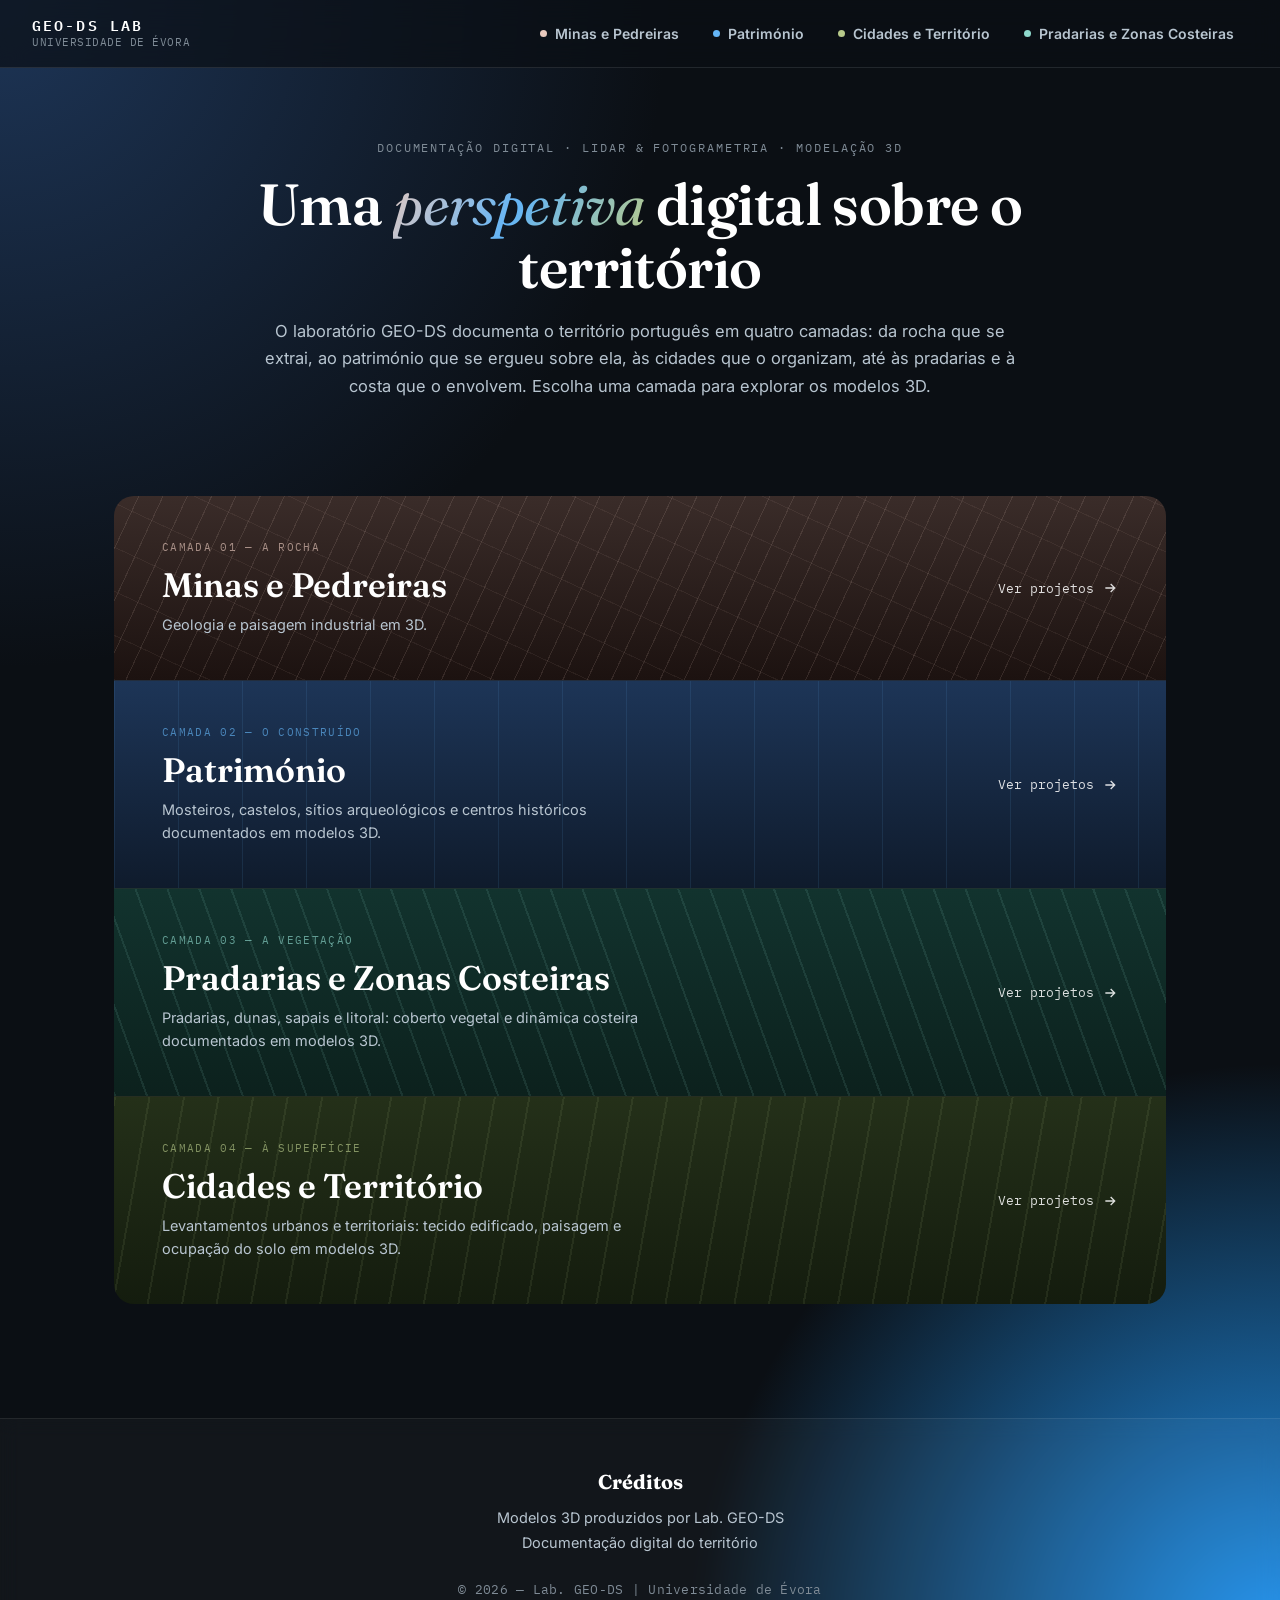
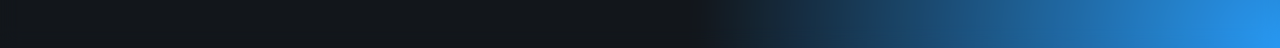
<file: index.html>
<!DOCTYPE html>
<html lang="pt">
<head>
<meta charset="UTF-8">
<meta name="viewport" content="width=device-width, initial-scale=1.0">
<title>GEO-DS - Atlas Digital do Território</title>

<link rel="preconnect" href="https://fonts.googleapis.com">
<link href="https://fonts.googleapis.com/css2?family=Fraunces:ital,wght@0,500;0,600;1,400&family=Inter:wght@300;400;600;700&family=IBM+Plex+Mono:wght@400;600&display=swap" rel="stylesheet">
<link rel="stylesheet" href="css/geods.css">
</head>
<body>

<nav class="geods-nav">
    <a href="index.html" class="geods-brand">
        <span class="mark">GEO-DS LAB</span>
        <span class="sub">UNIVERSIDADE DE ÉVORA</span>
    </a>
    <div class="geods-links">
        <a href="minas.html" class="nav-minas"><span class="dot"></span><span class="txt">Minas e Pedreiras</span></a>
        <a href="patrimonio.html" class="nav-patrimonio"><span class="dot"></span><span class="txt">Património</span></a>
        <a href="cidades.html" class="nav-cidades"><span class="dot"></span><span class="txt">Cidades e Território</span></a>
        <a href="pradarias.html" class="nav-pradarias"><span class="dot"></span><span class="txt">Pradarias e Zonas Costeiras</span></a>
    </div>
</nav>

<header class="hero">
    <div class="eyebrow">Documentação digital · LiDAR &amp; fotogrametria · modelação 3D</div>
    <h1>Uma <em>perspetiva</em> digital sobre o território</h1>
    <p>O laboratório GEO-DS documenta o território português em quatro camadas: da rocha que se extrai, ao património que se ergueu sobre ela, às cidades que o organizam, até às pradarias e à costa que o envolvem. Escolha uma camada para explorar os modelos 3D.</p>
</header>

<div class="strata">

    <a class="stratum minas" href="minas.html">
        <div class="label">
            <span class="index">Camada 01 — a rocha</span>
            <h2>Minas e Pedreiras</h2>
            <p>Geologia e paisagem industrial em 3D.</p>
        </div>
        <span class="go">Ver projetos
            <svg viewBox="0 0 24 24" fill="none" stroke="currentColor" stroke-width="2"><path d="M5 12h14M13 6l6 6-6 6"/></svg>
        </span>
    </a>

    <a class="stratum patrimonio" href="patrimonio.html">
        <div class="label">
            <span class="index">Camada 02 — o construído</span>
            <h2>Património</h2>
            <p>Mosteiros, castelos, sítios arqueológicos e centros históricos documentados em modelos 3D.</p>
        </div>
        <span class="go">Ver projetos
            <svg viewBox="0 0 24 24" fill="none" stroke="currentColor" stroke-width="2"><path d="M5 12h14M13 6l6 6-6 6"/></svg>
        </span>
    </a>

    <a class="stratum pradarias" href="pradarias.html">
        <div class="label">
            <span class="index">Camada 03 — a vegetação</span>
            <h2>Pradarias e Zonas Costeiras</h2>
            <p>Pradarias, dunas, sapais e litoral: coberto vegetal e dinâmica costeira documentados em modelos 3D.</p>
        </div>
        <span class="go">Ver projetos
            <svg viewBox="0 0 24 24" fill="none" stroke="currentColor" stroke-width="2"><path d="M5 12h14M13 6l6 6-6 6"/></svg>
        </span>
    </a>

    <a class="stratum cidades" href="cidades.html">
        <div class="label">
            <span class="index">Camada 04 — à superfície</span>
            <h2>Cidades e Território</h2>
            <p>Levantamentos urbanos e territoriais: tecido edificado, paisagem e ocupação do solo em modelos 3D.</p>
        </div>
        <span class="go">Ver projetos
            <svg viewBox="0 0 24 24" fill="none" stroke="currentColor" stroke-width="2"><path d="M5 12h14M13 6l6 6-6 6"/></svg>
        </span>
    </a>


</div>

<footer>
    <div class="footer-section">
        <h3>Créditos</h3>
        <p>Modelos 3D produzidos por Lab. GEO-DS</p>
        <p>Documentação digital do território</p>
    </div>
    <div class="footer-bottom">
        © 2026 — Lab. GEO-DS | Universidade de Évora
    </div>
</footer>

</body>
</html>
</file>
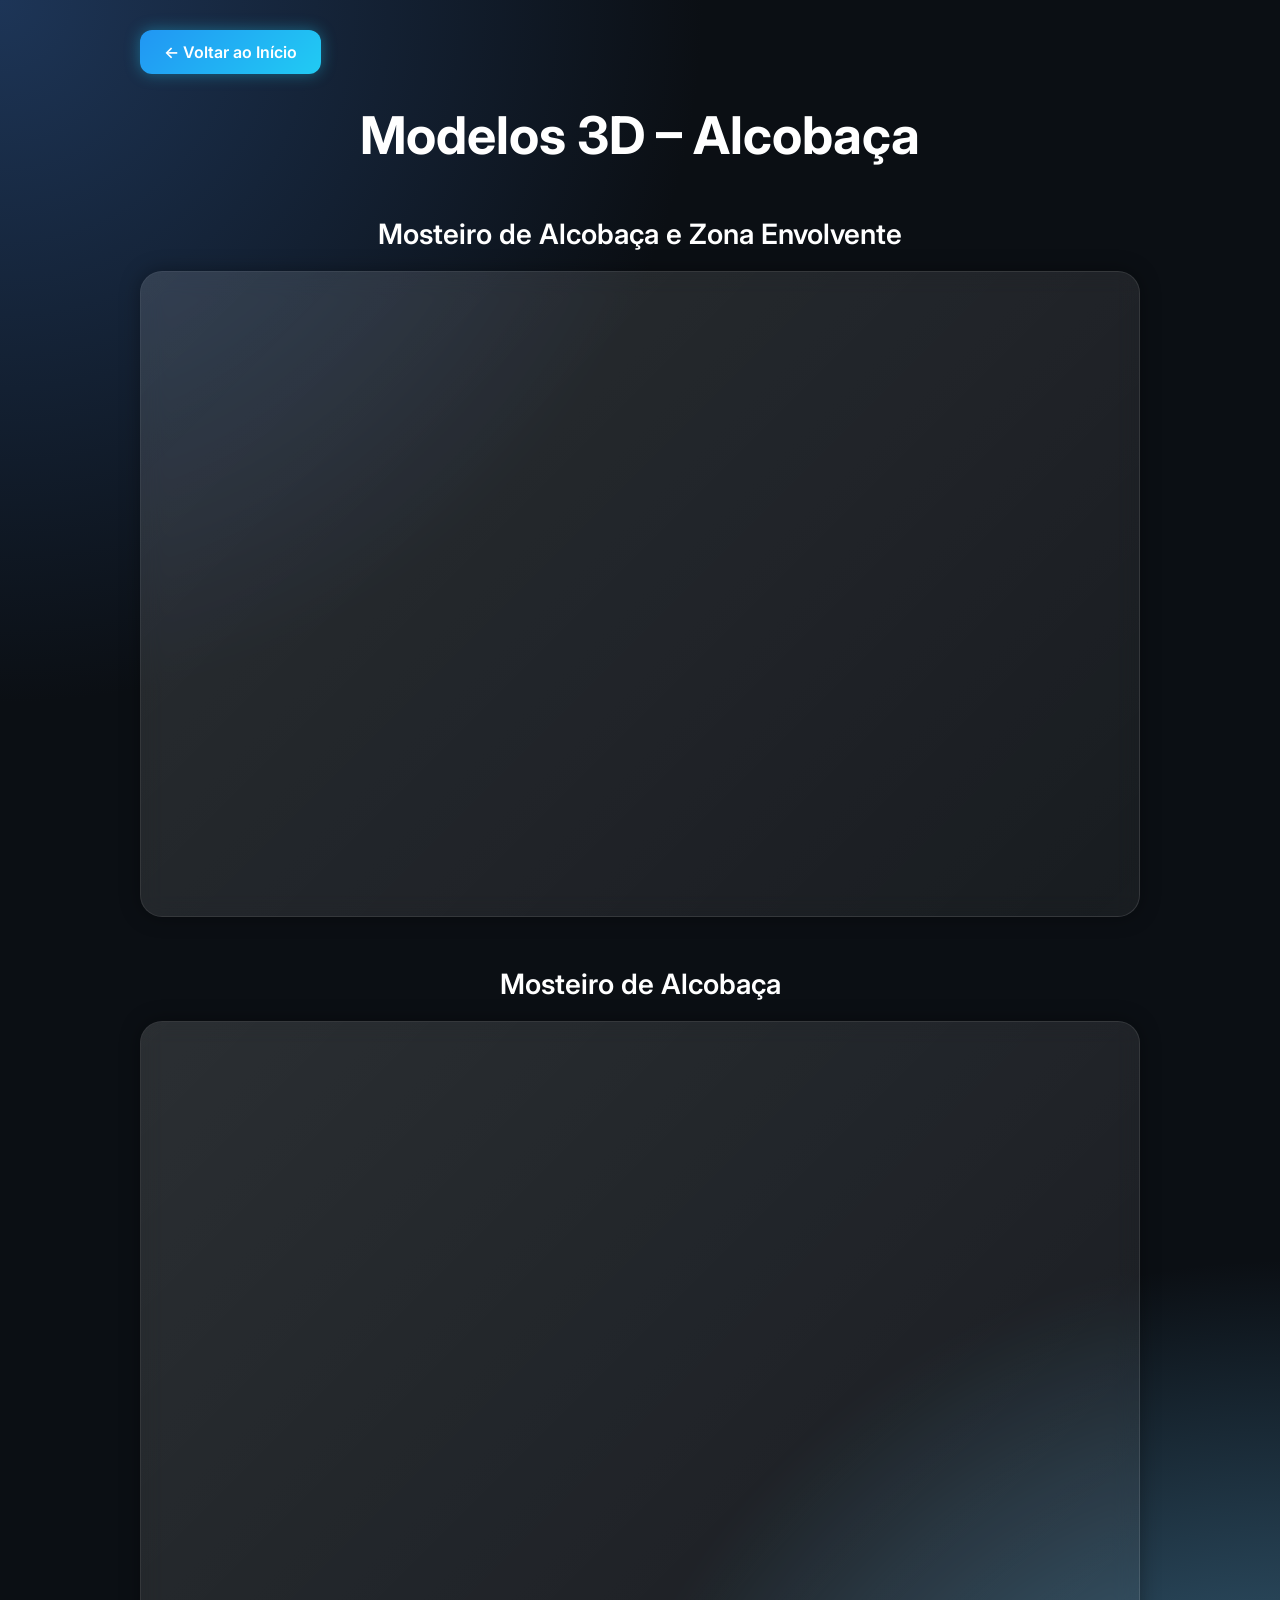
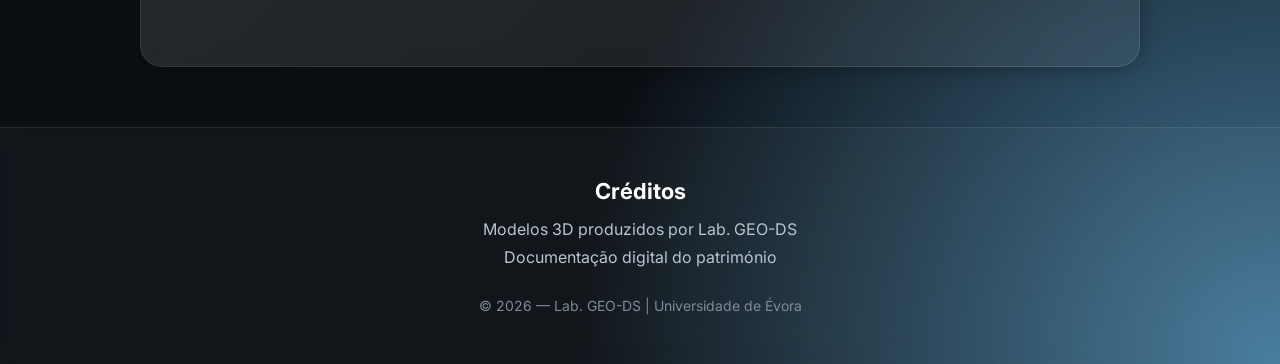
<file: alcobaca.html>
<!DOCTYPE html>
<html lang="pt">
<head>
<meta charset="UTF-8">
<meta name="viewport" content="width=device-width, initial-scale=1.0">

<title>Modelos 3D – Alcobaça</title>

<link href="https://fonts.googleapis.com/css2?family=Inter:wght@300;400;600;700&display=swap" rel="stylesheet">

<style>

*{
    margin:0;
    padding:0;
    box-sizing:border-box;
}

body{
    font-family:'Inter',sans-serif;
    background:
        radial-gradient(circle at top left,#1d3557 0%,transparent 30%),
        radial-gradient(circle at bottom right,#457b9d 0%,transparent 30%),
        #0b0f14;

    color:white;
    min-height:100vh;
}

/* BOTÃO */

.top-bar{
    width:90%;
    max-width:1000px;
    margin:30px auto 0;
}

.back-button{
    display:inline-block;
    padding:12px 24px;
    border-radius:12px;
    text-decoration:none;
    color:white;
    font-weight:600;
    background:linear-gradient(135deg,#2196f3,#21cbf3);
    box-shadow:0 0 15px rgba(33,203,243,.4);
    transition:.3s ease;
}

.back-button:hover{
    transform:scale(1.05);
    box-shadow:
        0 0 25px rgba(33,203,243,.8);
}

/* TÍTULOS */

h1{
    text-align:center;
    font-size:52px;
    font-weight:700;
    margin:30px 0 50px;
}

h2{
    text-align:center;
    font-size:28px;
    font-weight:600;
    margin:45px 0 20px;
}

/* VIEWERS */

.viewer-container{

    position:relative;

    width:90%;
    max-width:1000px;

    margin:0 auto 50px;

    background:rgba(255,255,255,.06);

    border:1px solid rgba(255,255,255,.12);

    backdrop-filter:blur(12px);

    border-radius:22px;

    overflow:hidden;

    transition:.35s ease;

    box-shadow:
        0 0 20px rgba(0,0,0,.35);

    padding:20px;
}

.viewer-container::before{

    content:'';

    position:absolute;

    inset:0;

    background:
        linear-gradient(
            135deg,
            rgba(255,255,255,.08),
            transparent
        );

    pointer-events:none;
}

.viewer-container:hover{

    transform:translateY(-8px);

    border-color:#64b5f6;

    box-shadow:
        0 0 25px rgba(100,181,246,.35),
        0 0 60px rgba(100,181,246,.15);
}

iframe{
    width:100%;
    height:600px;
    border:none;
    border-radius:15px;
}

/* FOOTER */

footer{
    border-top:1px solid rgba(255,255,255,.08);
    margin-top:60px;
    padding:50px 20px;
    background:rgba(255,255,255,.03);
    backdrop-filter:blur(10px);
    text-align:center;
}

.footer-section h3{
    margin-bottom:15px;
    font-size:22px;
}

.footer-section p{
    color:#b8c5d0;
    margin:8px 0;
}

.footer-bottom{
    margin-top:30px;
    color:#7f8b96;
    font-size:14px;
}

</style>
</head>

<body>

<div class="top-bar">
    <a href="index.html" class="back-button">
        ← Voltar ao Início
    </a>
</div>

<h1>Modelos 3D – Alcobaça</h1>

<h2>Mosteiro de Alcobaça e Zona Envolvente</h2>

<div class="viewer-container">
    <iframe
        title="Mosteiro de Alcobaça e zona envolvente"
        allowfullscreen
        src="https://realitymax.co/embed/vamtzR">
    </iframe>
</div>

<h2>Mosteiro de Alcobaça</h2>

<div class="viewer-container">
    <iframe
        title="Mosteiro de Alcobaça"
        allowfullscreen
        src="https://realitymax.co/embed/D1xVtm">
    </iframe>
</div>

<footer>

    <div class="footer-section">
        <h3>Créditos</h3>

        <p>Modelos 3D produzidos por Lab. GEO-DS</p>

        <p>Documentação digital do património</p>
    </div>

    <div class="footer-bottom">
        © 2026 — Lab. GEO-DS | Universidade de Évora
    </div>

</footer>

</body>
</html>
</file>
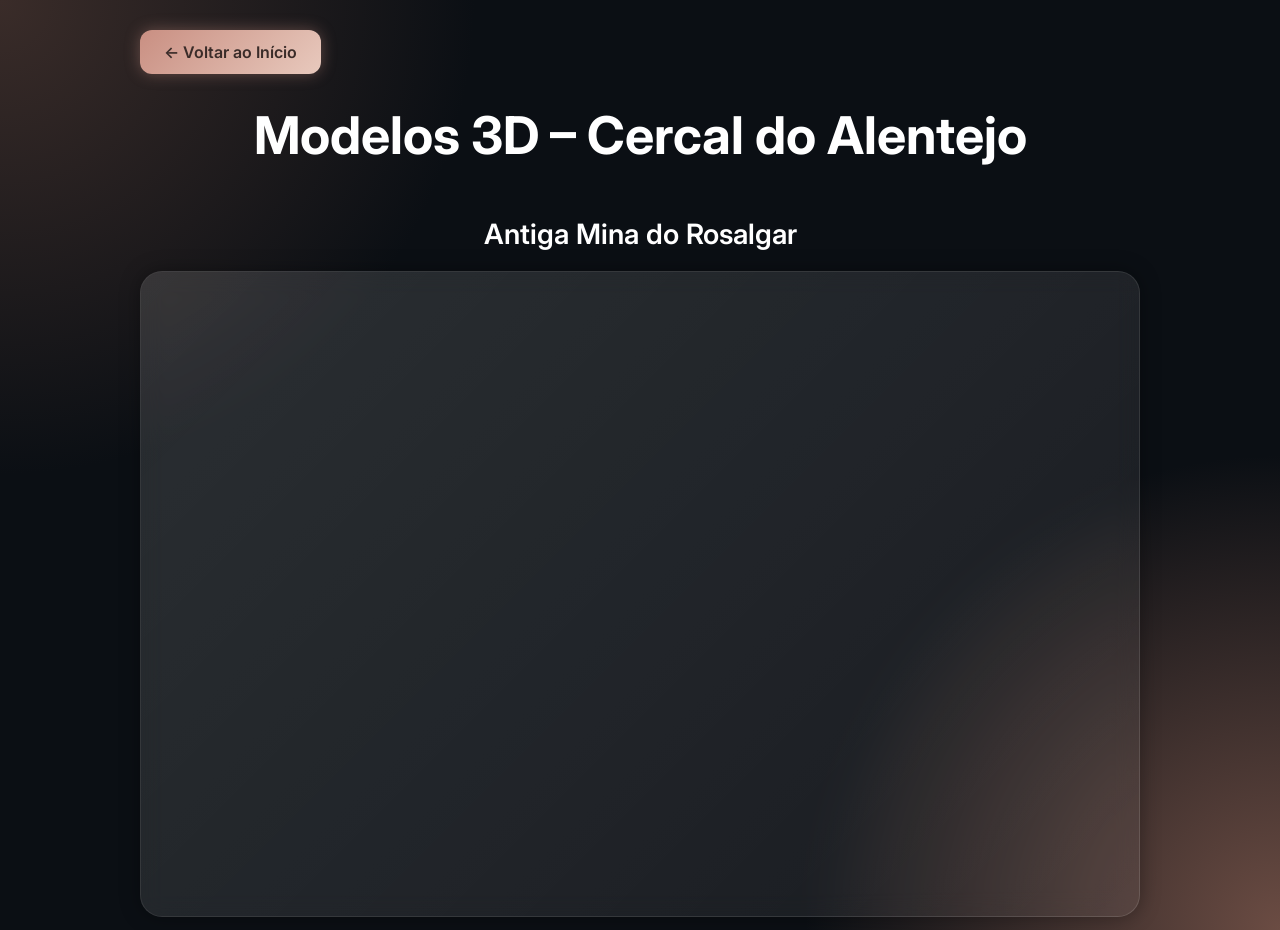
<file: cercal_do_alentejo.html>
<!DOCTYPE html>
<html lang="pt">
<head>
<meta charset="UTF-8">
<meta name="viewport" content="width=device-width, initial-scale=1.0">

<title>Modelos 3D – Cercal do Alentejo</title>

<link href="https://fonts.googleapis.com/css2?family=Inter:wght@300;400;600;700&display=swap" rel="stylesheet">

<style>

*{
    margin:0;
    padding:0;
    box-sizing:border-box;
}

body{
    font-family:'Inter',sans-serif;
    background:
        radial-gradient(circle at top left,#3a2c29 0%,transparent 30%),
        radial-gradient(circle at bottom right,#6b4c43 0%,transparent 30%),
        #0b0f14;

    color:white;
    min-height:100vh;
}

/* BOTÃO */

.top-bar{
    width:90%;
    max-width:1000px;
    margin:30px auto 0;
}

.back-button{
    display:inline-block;
    padding:12px 24px;
    border-radius:12px;
    text-decoration:none;
    color:#3a2c29;
    font-weight:600;
    background:linear-gradient(135deg,#c98f82,#e8c9bd);
    box-shadow:0 0 15px rgba(201,143,130,.4);
    transition:.3s ease;
}

.back-button:hover{
    transform:scale(1.05);

    box-shadow:
        0 0 25px rgba(201,143,130,.8);
}

/* TÍTULOS */

h1{
    text-align:center;
    font-size:52px;
    font-weight:700;
    margin:30px 0 50px;
}

h2{
    text-align:center;
    font-size:28px;
    font-weight:600;
    margin:45px 0 20px;
}

/* VIEWERS */

.viewer-container{

    position:relative;

    width:90%;
    max-width:1000px;

    margin:0 auto 50px;

    background:rgba(255,255,255,0.06);

    border:1px solid rgba(255,255,255,.12);

    backdrop-filter:blur(12px);

    border-radius:22px;

    overflow:hidden;

    transition:.35s ease;

    box-shadow:
        0 0 20px rgba(0,0,0,.35);

    padding:20px;
}

.viewer-container::before{

    content:'';

    position:absolute;

    inset:0;

    background:
        linear-gradient(
            135deg,
            rgba(255,255,255,.08),
            transparent
        );

    pointer-events:none;
}

.viewer-container:hover{

    transform:translateY(-8px);

    border-color:#e8c9bd;

    box-shadow:
        0 0 25px rgba(201,143,130,.35),
        0 0 60px rgba(201,143,130,.15);
}

iframe{
    width:100%;
    height:600px;
    border:none;
    border-radius:15px;
}

</style>
</head>

<body>

<div class="top-bar">
    <a href="index.html" class="back-button">
        ← Voltar ao Início
    </a>
</div>

<h1>Modelos 3D – Cercal do Alentejo</h1>

<h2>Antiga Mina do Rosalgar</h2>

<div class="viewer-container">
    <iframe
        title="Rosalgar"
        frameborder="0"
        allowfullscreen="true"
        mozallowfullscreen="true"
        width="640"
        height="480"
        webkitallowfullscreen="true"
        src="https://realitymax.co/embed/R0zTic">
    </iframe>
</div>

</body>
</html>
</file>
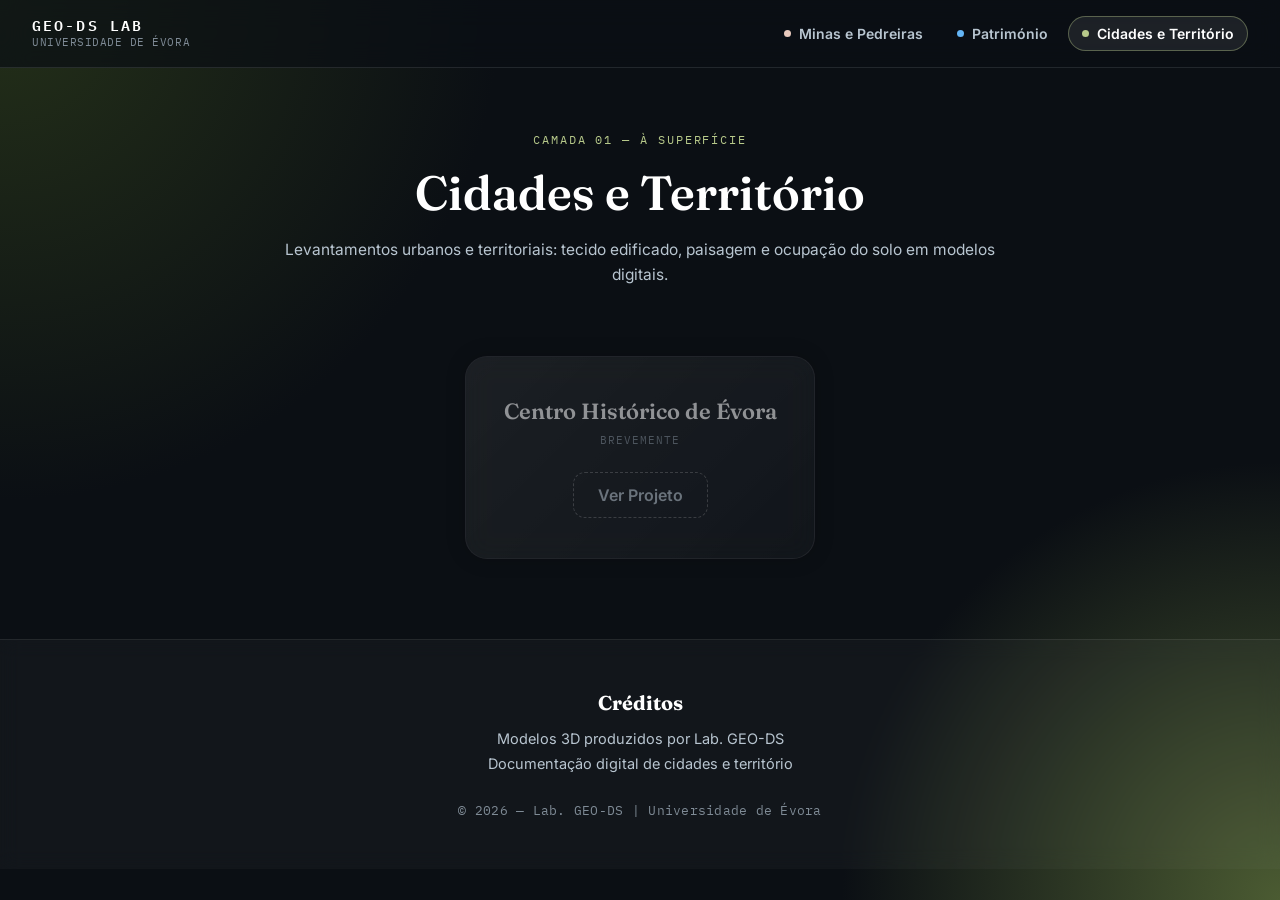
<file: cidades.html>
<!DOCTYPE html>
<html lang="pt">
<head>
<meta charset="UTF-8">
<meta name="viewport" content="width=device-width, initial-scale=1.0">
<title>Cidades e Território — Atlas Digital do Território | GEO-DS</title>

<link rel="preconnect" href="https://fonts.googleapis.com">
<link href="https://fonts.googleapis.com/css2?family=Fraunces:ital,wght@0,500;0,600;1,400&family=Inter:wght@300;400;600;700&family=IBM+Plex+Mono:wght@400;600&display=swap" rel="stylesheet">
<link rel="stylesheet" href="css/geods.css">
</head>
<body class="theme-cidades">

<nav class="geods-nav">
    <a href="index.html" class="geods-brand">
        <span class="mark">GEO-DS LAB</span>
        <span class="sub">UNIVERSIDADE DE ÉVORA</span>
    </a>
    <div class="geods-links">
        <a href="minas.html" class="nav-minas"><span class="dot"></span><span class="txt">Minas e Pedreiras</span></a>
        <a href="patrimonio.html" class="nav-patrimonio"><span class="dot"></span><span class="txt">Património</span></a>
        <a href="cidades.html" class="nav-cidades active"><span class="dot"></span><span class="txt">Cidades e Território</span></a>
    </div>
</nav>

<header class="page-head">
    <div class="eyebrow">Camada 01 — à superfície</div>
    <h1>Cidades e Território</h1>
    <p>Levantamentos urbanos e territoriais: tecido edificado, paisagem e ocupação do solo em modelos digitais.</p>
</header>

<div class="project-grid">

<!--
    Para adicionar um projeto real, copia um destes blocos e substitui
    o título e o href pelo nome e ficheiro do projeto (ex.: evora-centro-historico.html):

    <div class="card">
    <div class="card-content">
    <div class="card-title">Nome do Projeto</div>
    <a class="card-button" href="ficheiro.html">Ver Projeto</a>
    </div>
    </div>
-->

<div class="card placeholder">
<div class="card-content">
<div class="card-title">Centro Histórico de Évora</div>
<a class="card-button" href="#">Ver Projeto</a>
</div>
</div>


</div>

<footer>
    <div class="footer-section">
        <h3>Créditos</h3>
        <p>Modelos 3D produzidos por Lab. GEO-DS</p>
        <p>Documentação digital de cidades e território</p>
    </div>
    <div class="footer-bottom">
        © 2026 — Lab. GEO-DS | Universidade de Évora
    </div>
</footer>

</body>
</html>
</file>
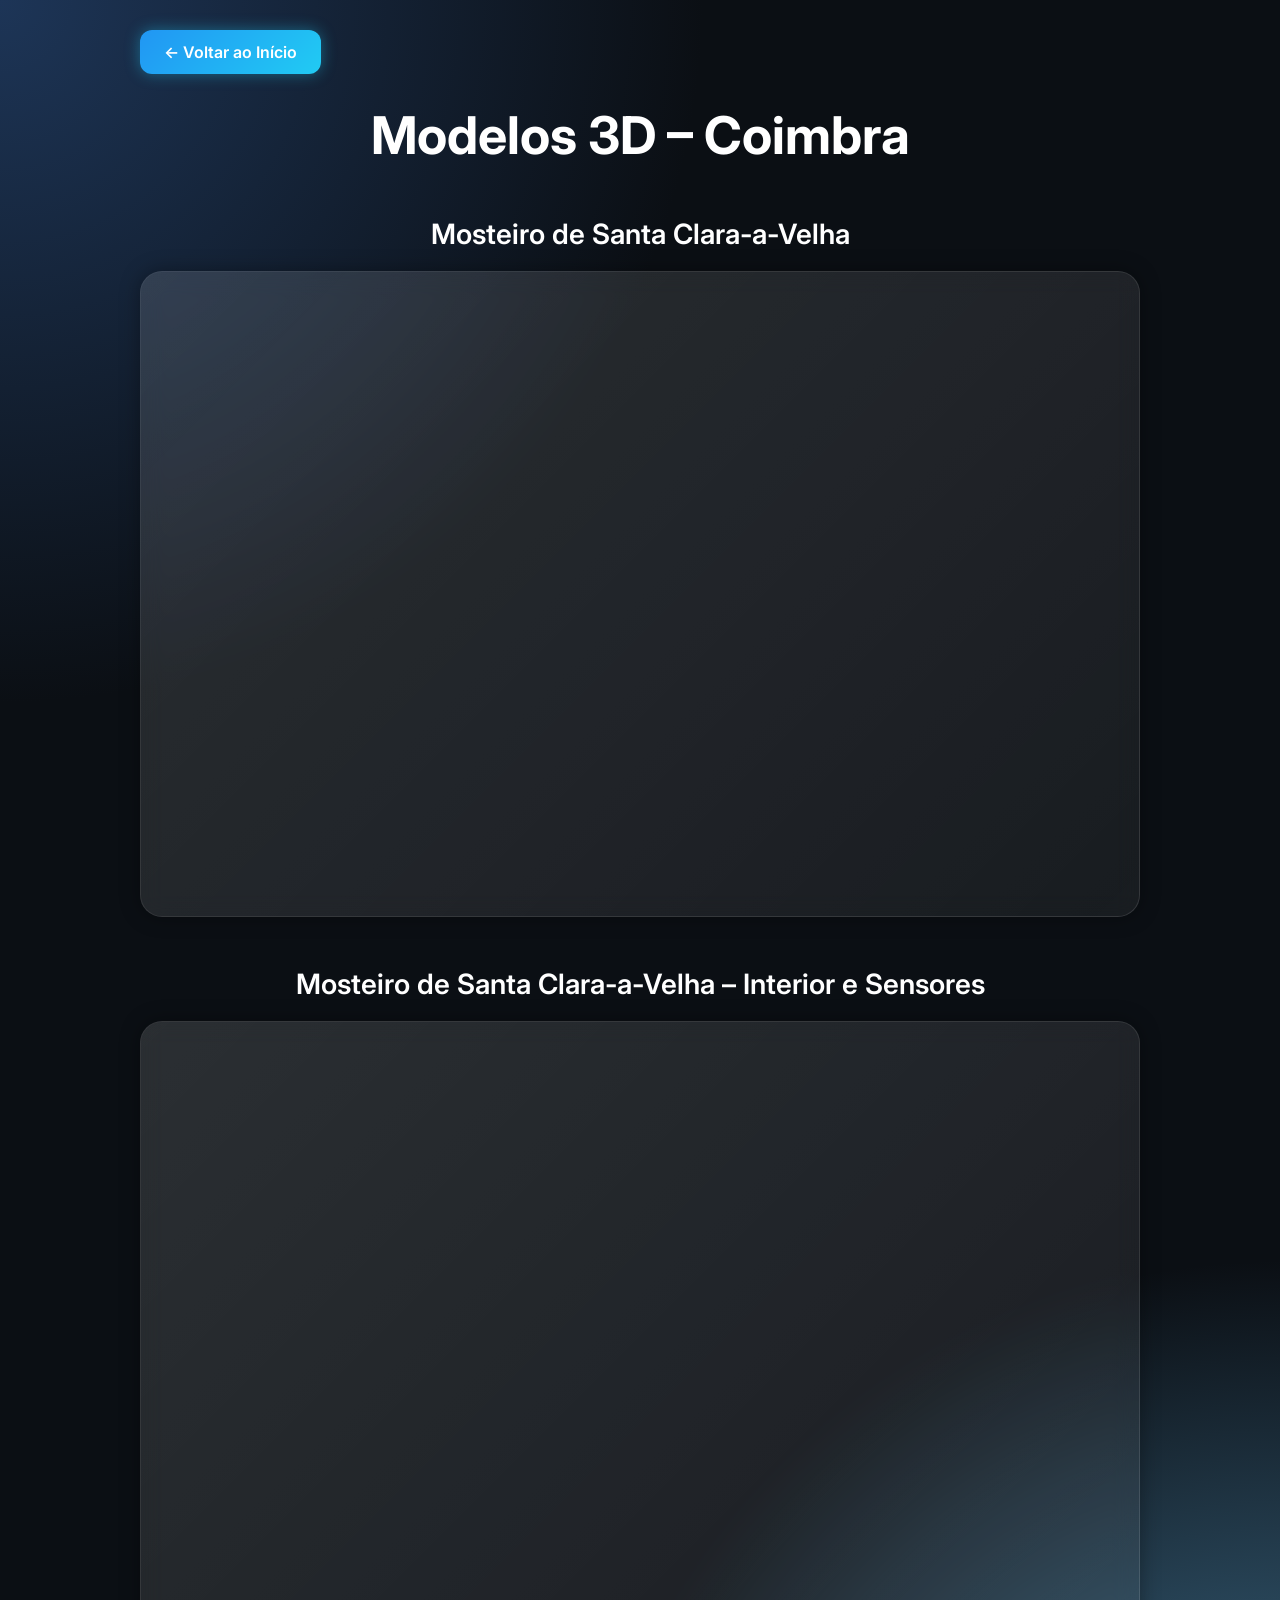
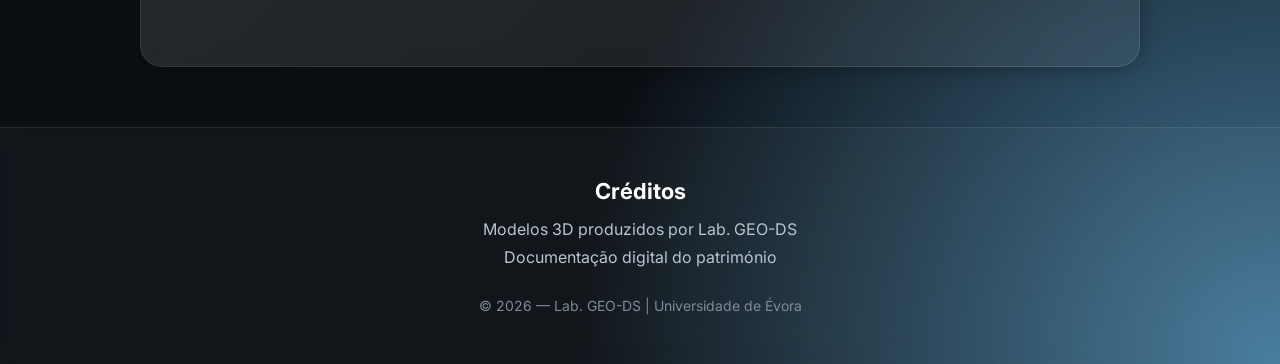
<file: coimbra.html>
<!DOCTYPE html>
<html lang="pt">
<head>
<meta charset="UTF-8">
<meta name="viewport" content="width=device-width, initial-scale=1.0">

<title>Modelos 3D – Coimbra</title>

<link href="https://fonts.googleapis.com/css2?family=Inter:wght@300;400;600;700&display=swap" rel="stylesheet">

<style>

*{
    margin:0;
    padding:0;
    box-sizing:border-box;
}

body{
    font-family:'Inter',sans-serif;
    background:
        radial-gradient(circle at top left,#1d3557 0%,transparent 30%),
        radial-gradient(circle at bottom right,#457b9d 0%,transparent 30%),
        #0b0f14;

    color:white;
    min-height:100vh;
}

/* BOTÃO */

.top-bar{
    width:90%;
    max-width:1000px;
    margin:30px auto 0;
}

.back-button{
    display:inline-block;
    padding:12px 24px;
    border-radius:12px;
    text-decoration:none;
    color:white;
    font-weight:600;
    background:linear-gradient(135deg,#2196f3,#21cbf3);
    box-shadow:0 0 15px rgba(33,203,243,.4);
    transition:.3s ease;
}

.back-button:hover{
    transform:scale(1.05);
    box-shadow:
        0 0 25px rgba(33,203,243,.8);
}

/* TÍTULOS */

h1{
    text-align:center;
    font-size:52px;
    font-weight:700;
    margin:30px 0 50px;
}

h2{
    text-align:center;
    font-size:28px;
    font-weight:600;
    margin:45px 0 20px;
}

/* VIEWERS */

.viewer-container{

    position:relative;

    width:90%;
    max-width:1000px;

    margin:0 auto 50px;

    background:rgba(255,255,255,.06);

    border:1px solid rgba(255,255,255,.12);

    backdrop-filter:blur(12px);

    border-radius:22px;

    overflow:hidden;

    transition:.35s ease;

    box-shadow:
        0 0 20px rgba(0,0,0,.35);

    padding:20px;
}

.viewer-container::before{

    content:'';

    position:absolute;

    inset:0;

    background:
        linear-gradient(
            135deg,
            rgba(255,255,255,.08),
            transparent
        );

    pointer-events:none;
}

.viewer-container:hover{

    transform:translateY(-8px);

    border-color:#64b5f6;

    box-shadow:
        0 0 25px rgba(100,181,246,.35),
        0 0 60px rgba(100,181,246,.15);
}

iframe{
    width:100%;
    height:600px;
    border:none;
    border-radius:15px;
}

/* FOOTER */

footer{
    border-top:1px solid rgba(255,255,255,.08);
    margin-top:60px;
    padding:50px 20px;
    background:rgba(255,255,255,.03);
    backdrop-filter:blur(10px);
    text-align:center;
}

.footer-section h3{
    margin-bottom:15px;
    font-size:22px;
}

.footer-section p{
    color:#b8c5d0;
    margin:8px 0;
}

.footer-bottom{
    margin-top:30px;
    color:#7f8b96;
    font-size:14px;
}

</style>
</head>

<body>

<div class="top-bar">
    <a href="index.html" class="back-button">
        ← Voltar ao Início
    </a>
</div>

<h1>Modelos 3D – Coimbra</h1>

<h2>Mosteiro de Santa Clara-a-Velha</h2>

<div class="viewer-container">
    <iframe
        title="Santa Clara-a-Velha"
        allowfullscreen
        src="https://realitymax.co/embed/b_0FSX">
    </iframe>
</div>

<h2>Mosteiro de Santa Clara-a-Velha – Interior e Sensores</h2>

<div class="viewer-container">
    <iframe
        title="Mosteiro_SCV_interior_sensores"
        allowfullscreen
        src="https://realitymax.co/embed/aeKMDu">
    </iframe>
</div>

<footer>

    <div class="footer-section">
        <h3>Créditos</h3>

        <p>Modelos 3D produzidos por Lab. GEO-DS</p>

        <p>Documentação digital do património</p>
    </div>

    <div class="footer-bottom">
        © 2026 — Lab. GEO-DS | Universidade de Évora
    </div>

</footer>

</body>
</html>
</file>
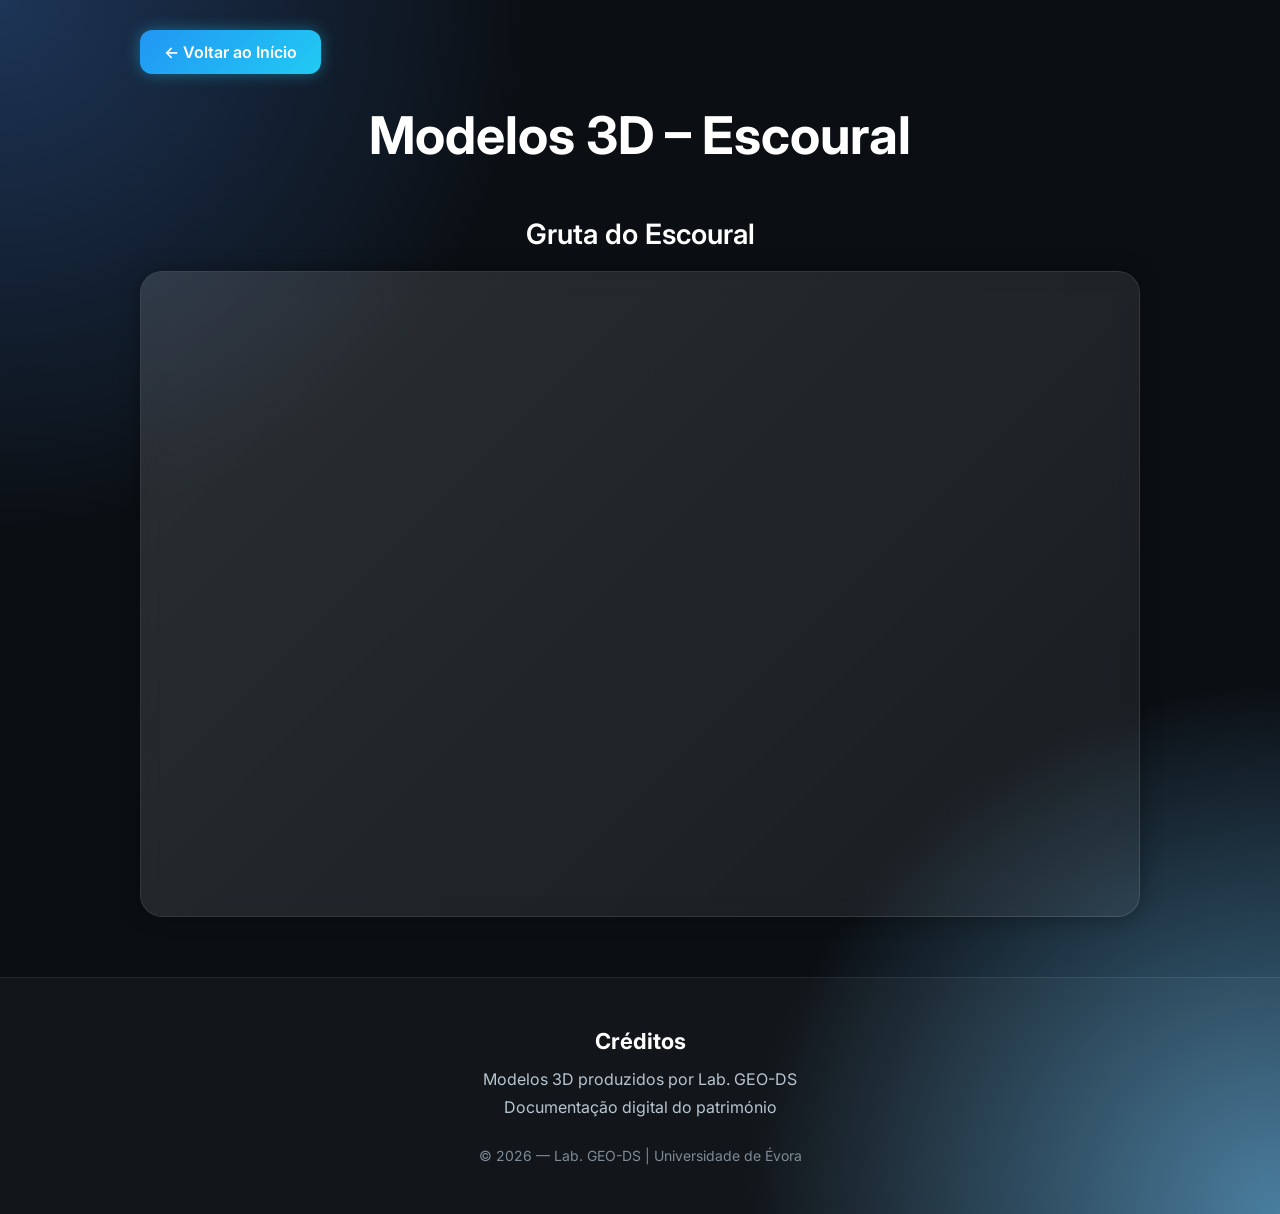
<file: escoural.html>
<!DOCTYPE html>
<html lang="pt">
<head>
<meta charset="UTF-8">
<meta name="viewport" content="width=device-width, initial-scale=1.0">

<title>Modelos 3D – Escoural</title>

<link href="https://fonts.googleapis.com/css2?family=Inter:wght@300;400;600;700&display=swap" rel="stylesheet">

<style>

*{
    margin:0;
    padding:0;
    box-sizing:border-box;
}

body{
    font-family:'Inter',sans-serif;
    background:
        radial-gradient(circle at top left,#1d3557 0%,transparent 30%),
        radial-gradient(circle at bottom right,#457b9d 0%,transparent 30%),
        #0b0f14;

    color:white;
    min-height:100vh;
}

/* BOTÃO */

.top-bar{
    width:90%;
    max-width:1000px;
    margin:30px auto 0;
}

.back-button{
    display:inline-block;
    padding:12px 24px;
    border-radius:12px;
    text-decoration:none;
    color:white;
    font-weight:600;
    background:linear-gradient(135deg,#2196f3,#21cbf3);
    box-shadow:0 0 15px rgba(33,203,243,.4);
    transition:.3s ease;
}

.back-button:hover{
    transform:scale(1.05);
    box-shadow:
        0 0 25px rgba(33,203,243,.8);
}

/* TÍTULOS */

h1{
    text-align:center;
    font-size:52px;
    font-weight:700;
    margin:30px 0 50px;
}

h2{
    text-align:center;
    font-size:28px;
    font-weight:600;
    margin:45px 0 20px;
}

/* VIEWER */

.viewer-container{

    position:relative;

    width:90%;
    max-width:1000px;

    margin:0 auto 50px;

    background:rgba(255,255,255,.06);

    border:1px solid rgba(255,255,255,.12);

    backdrop-filter:blur(12px);

    border-radius:22px;

    overflow:hidden;

    transition:.35s ease;

    box-shadow:
        0 0 20px rgba(0,0,0,.35);

    padding:20px;
}

.viewer-container::before{

    content:'';

    position:absolute;

    inset:0;

    background:
        linear-gradient(
            135deg,
            rgba(255,255,255,.08),
            transparent
        );

    pointer-events:none;
}

.viewer-container:hover{

    transform:translateY(-8px);

    border-color:#64b5f6;

    box-shadow:
        0 0 25px rgba(100,181,246,.35),
        0 0 60px rgba(100,181,246,.15);
}

iframe{
    width:100%;
    height:600px;
    border:none;
    border-radius:15px;
}

/* FOOTER */

footer{
    border-top:1px solid rgba(255,255,255,.08);
    margin-top:60px;
    padding:50px 20px;
    background:rgba(255,255,255,.03);
    backdrop-filter:blur(10px);
    text-align:center;
}

.footer-section h3{
    margin-bottom:15px;
    font-size:22px;
}

.footer-section p{
    color:#b8c5d0;
    margin:8px 0;
}

.footer-bottom{
    margin-top:30px;
    color:#7f8b96;
    font-size:14px;
}

</style>
</head>

<body>

<div class="top-bar">
    <a href="index.html" class="back-button">
        ← Voltar ao Início
    </a>
</div>

<h1>Modelos 3D – Escoural</h1>

<h2>Gruta do Escoural</h2>

<div class="viewer-container">
    <iframe
        title="Gruta do Escoural"
        allowfullscreen
        src="https://realitymax.co/embed/A_VnFv">
    </iframe>
</div>

<footer>

    <div class="footer-section">
        <h3>Créditos</h3>

        <p>Modelos 3D produzidos por Lab. GEO-DS</p>

        <p>Documentação digital do património</p>
    </div>

    <div class="footer-bottom">
        © 2026 — Lab. GEO-DS | Universidade de Évora
    </div>

</footer>

</body>
</html>
</file>
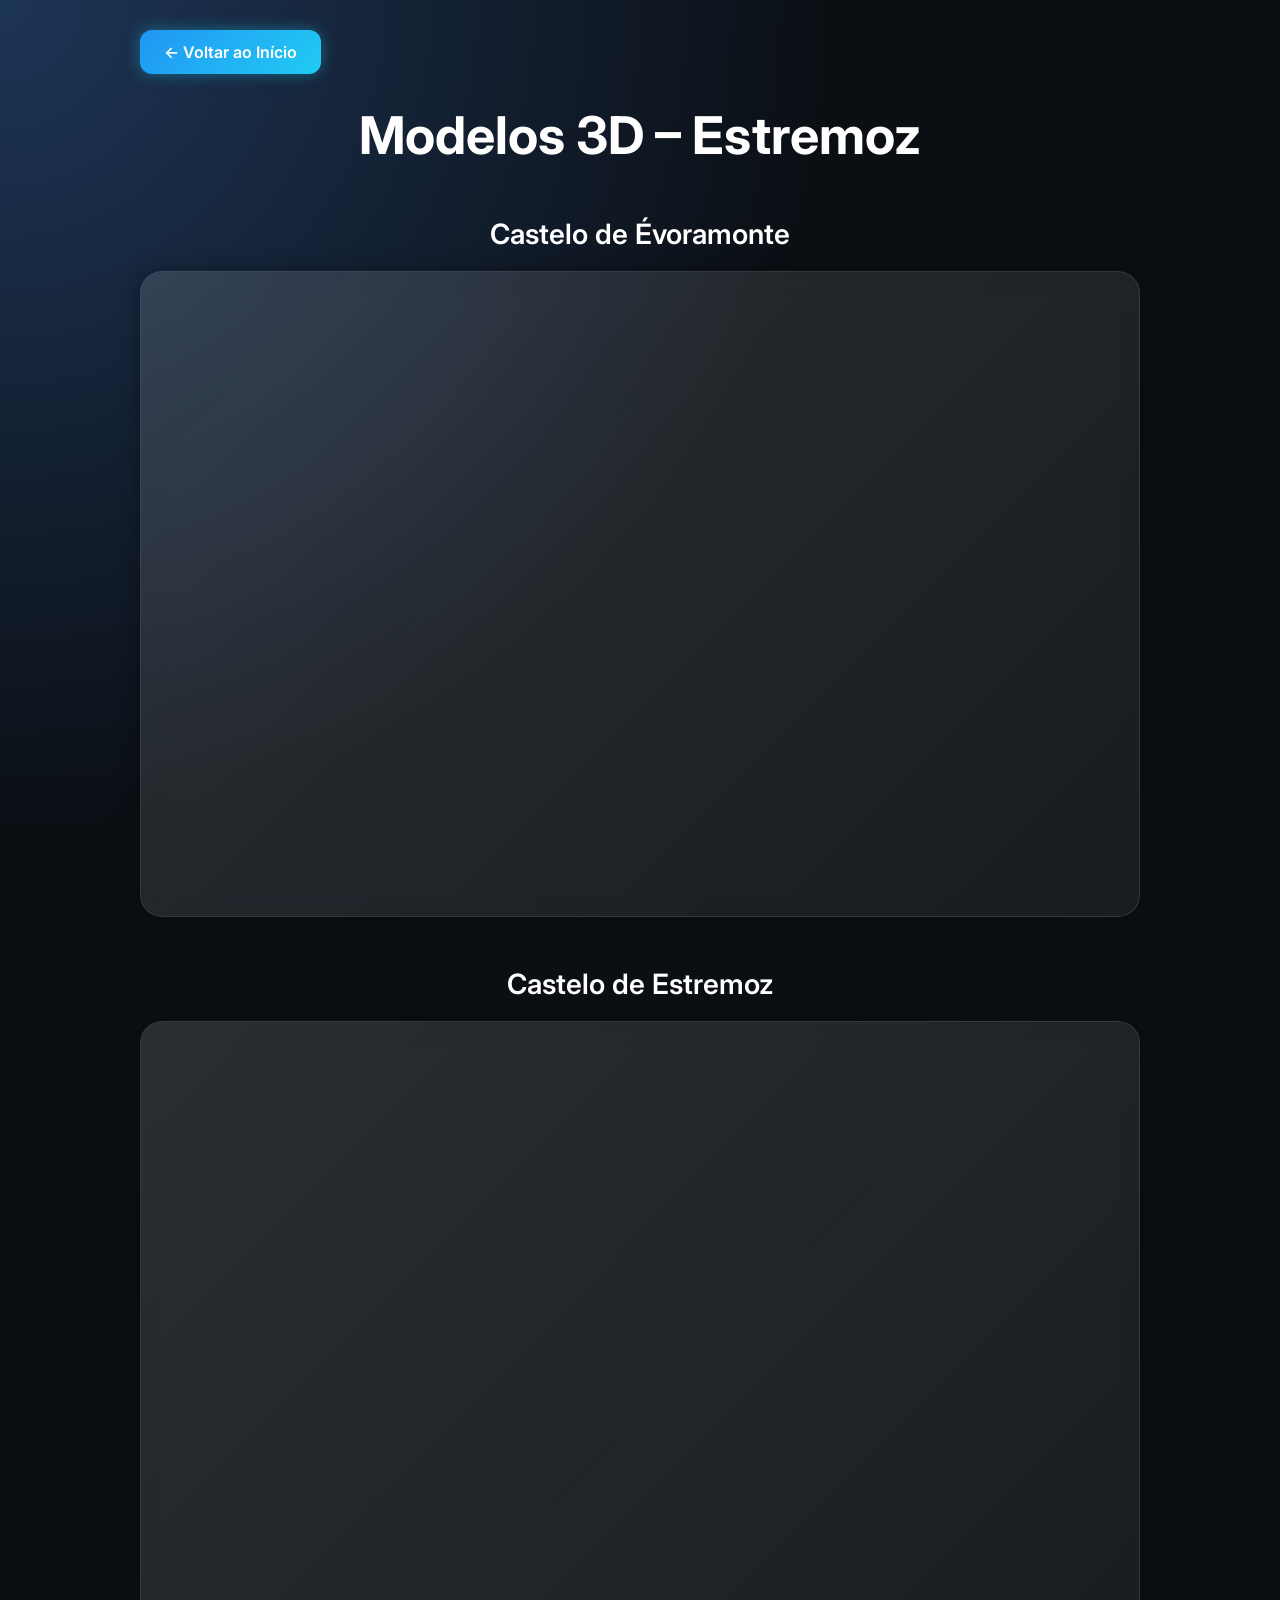
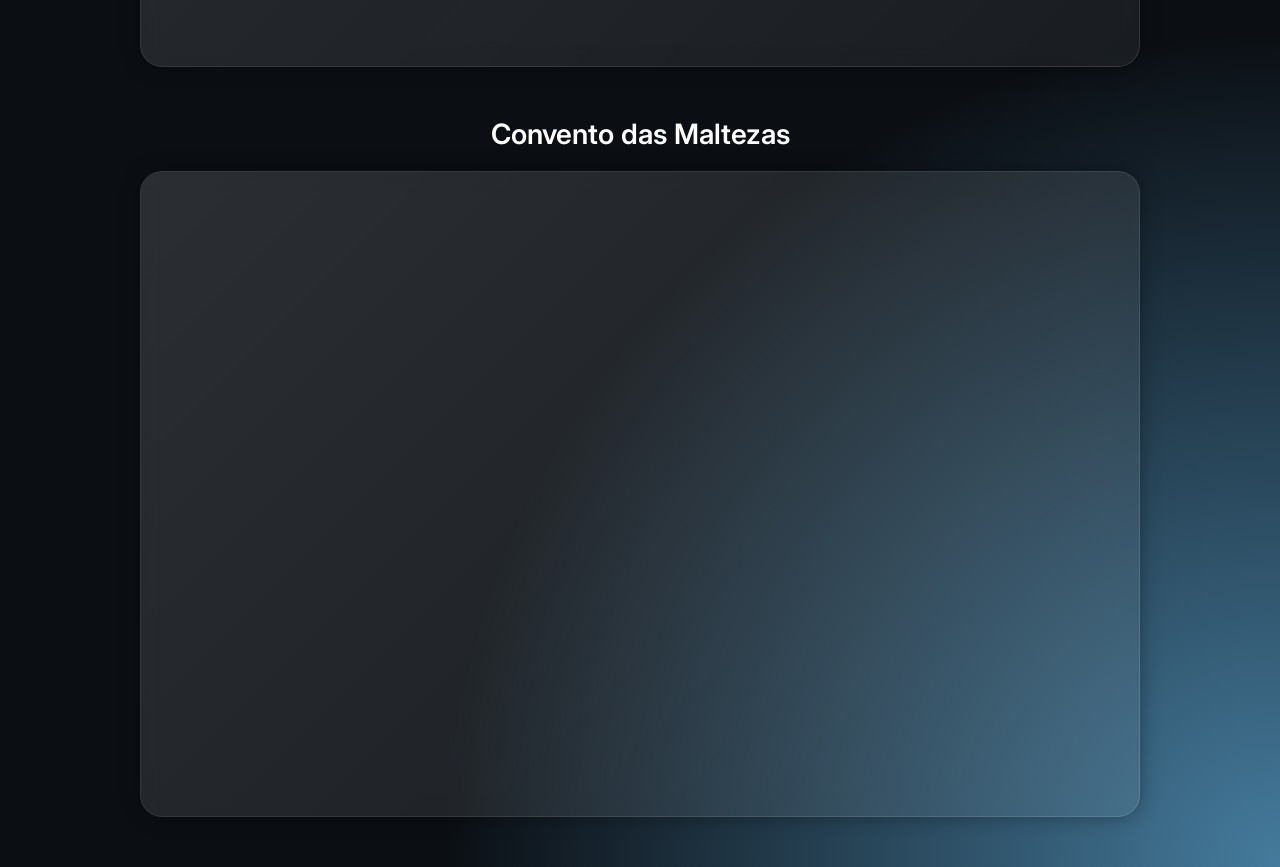
<file: estremoz.html>
<!DOCTYPE html>
<html lang="pt">
<head>
<meta charset="UTF-8">
<meta name="viewport" content="width=device-width, initial-scale=1.0">

<title>Modelos 3D – Estremoz</title>

<link href="https://fonts.googleapis.com/css2?family=Inter:wght@300;400;600;700&display=swap" rel="stylesheet">

<style>

*{
    margin:0;
    padding:0;
    box-sizing:border-box;
}

body{
    font-family:'Inter',sans-serif;
    background:
        radial-gradient(circle at top left,#1d3557 0%,transparent 30%),
        radial-gradient(circle at bottom right,#457b9d 0%,transparent 30%),
        #0b0f14;

    color:white;
    min-height:100vh;
}

/* BOTÃO */

.top-bar{
    width:90%;
    max-width:1000px;
    margin:30px auto 0;
}

.back-button{
    display:inline-block;
    padding:12px 24px;
    border-radius:12px;
    text-decoration:none;
    color:white;
    font-weight:600;
    background:linear-gradient(135deg,#2196f3,#21cbf3);
    box-shadow:0 0 15px rgba(33,203,243,.4);
    transition:.3s ease;
}

.back-button:hover{
    transform:scale(1.05);
    box-shadow:
        0 0 25px rgba(33,203,243,.8);
}

/* TÍTULOS */

h1{
    text-align:center;
    font-size:52px;
    font-weight:700;
    margin:30px 0 50px;
}

h2{
    text-align:center;
    font-size:28px;
    font-weight:600;
    margin:45px 0 20px;
}

/* VIEWERS */

.viewer-container{

    position:relative;

    width:90%;
    max-width:1000px;

    margin:0 auto 50px;

    background:rgba(255,255,255,.06);

    border:1px solid rgba(255,255,255,.12);

    backdrop-filter:blur(12px);

    border-radius:22px;

    overflow:hidden;

    transition:.35s ease;

    box-shadow:
        0 0 20px rgba(0,0,0,.35);

    padding:20px;
}

.viewer-container::before{

    content:'';

    position:absolute;

    inset:0;

    background:
        linear-gradient(
            135deg,
            rgba(255,255,255,.08),
            transparent
        );

    pointer-events:none;
}

.viewer-container:hover{

    transform:translateY(-8px);

    border-color:#64b5f6;

    box-shadow:
        0 0 25px rgba(100,181,246,.35),
        0 0 60px rgba(100,181,246,.15);
}

iframe{
    width:100%;
    height:600px;
    border:none;
    border-radius:15px;
}

</style>
</head>

<body>

<div class="top-bar">
    <a href="index.html" class="back-button">
        ← Voltar ao Início
    </a>
</div>

<h1>Modelos 3D – Estremoz</h1>

<h2>Castelo de Évoramonte</h2>
<div class="viewer-container">
    <iframe
        title="Evoramonte"
        allowfullscreen
        src="https://realitymax.co/embed/1_KJJO">
    </iframe>
</div>

<h2>Castelo de Estremoz</h2>
<div class="viewer-container">
    <iframe
        title="Estremoz_Zona_Castelo"
        allowfullscreen
        src="https://realitymax.co/embed/CT3Q_L">
    </iframe>
</div>

<h2>Convento das Maltezas</h2>
<div class="viewer-container">
    <iframe
        title="Convento das Maltezas"
        allowfullscreen
        src="https://realitymax.co/embed/Mq47SP">
    </iframe>
</div>

</body>
</html>
</file>
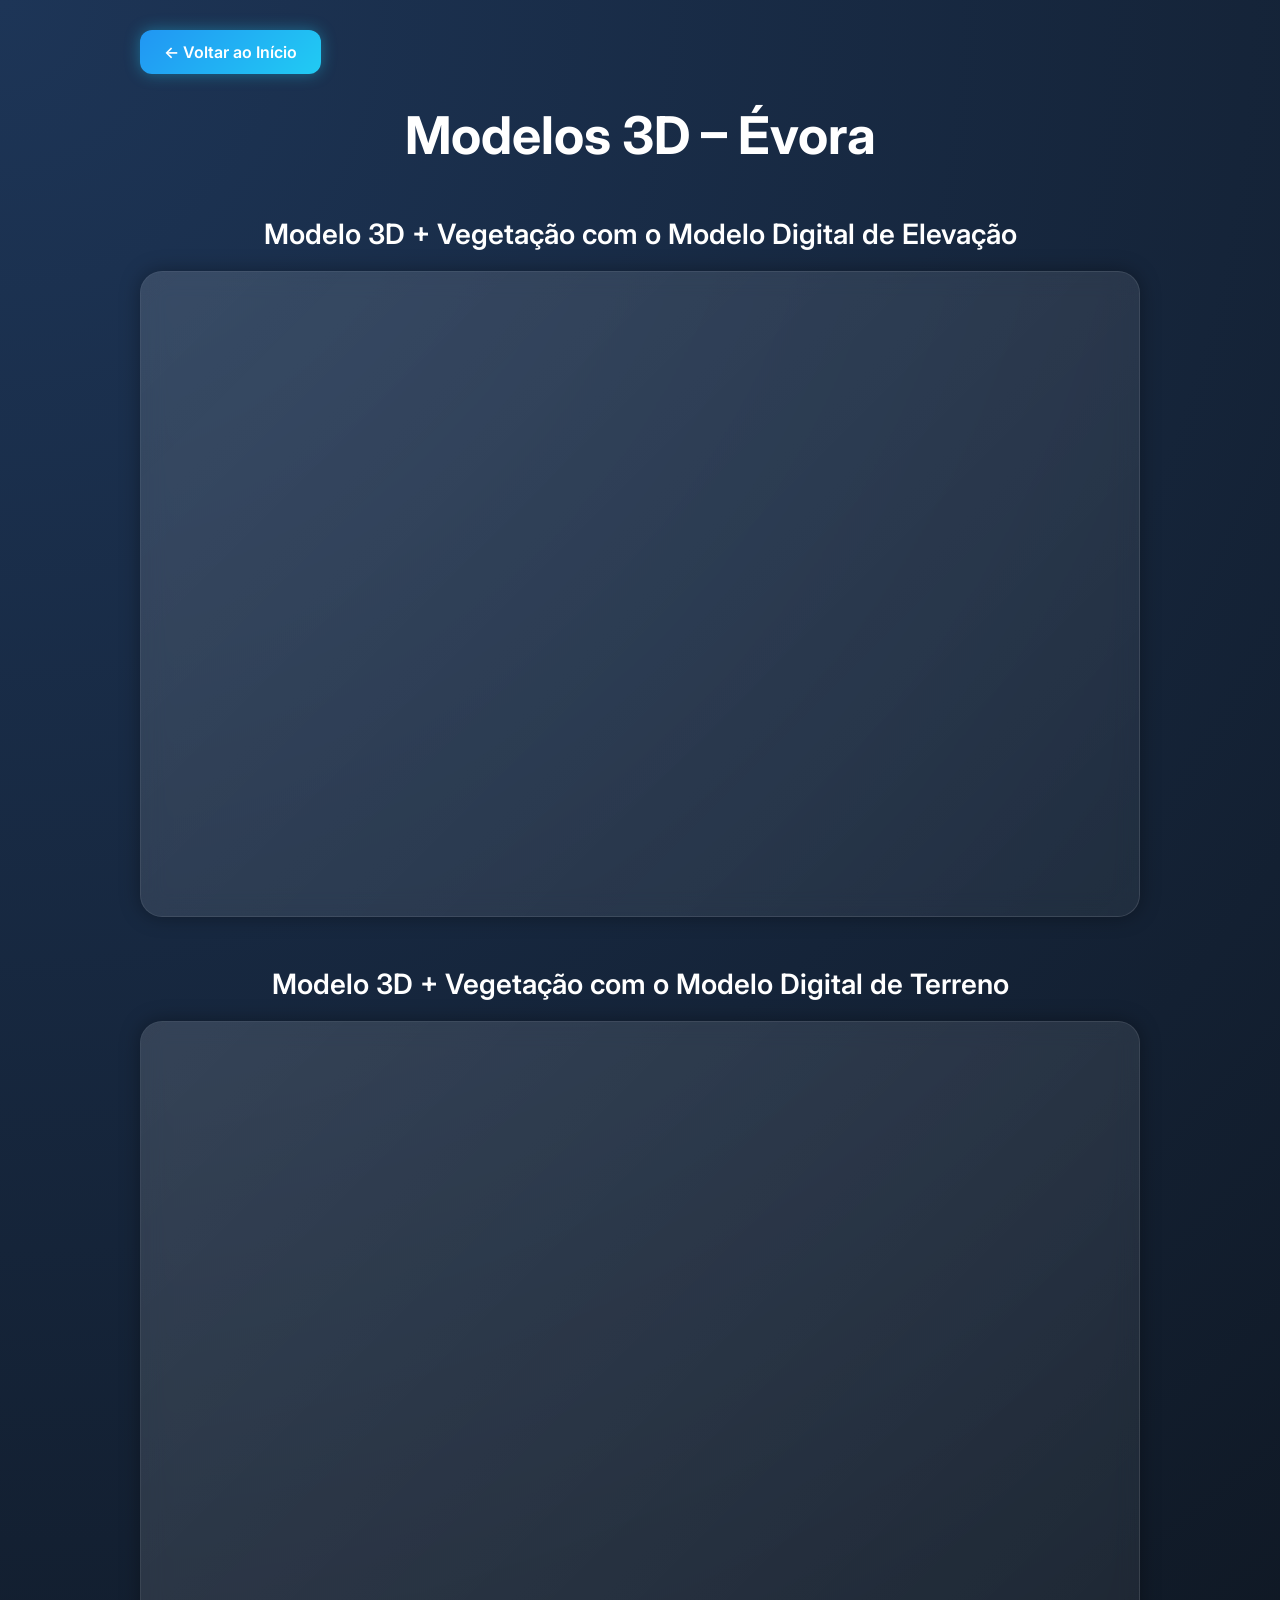
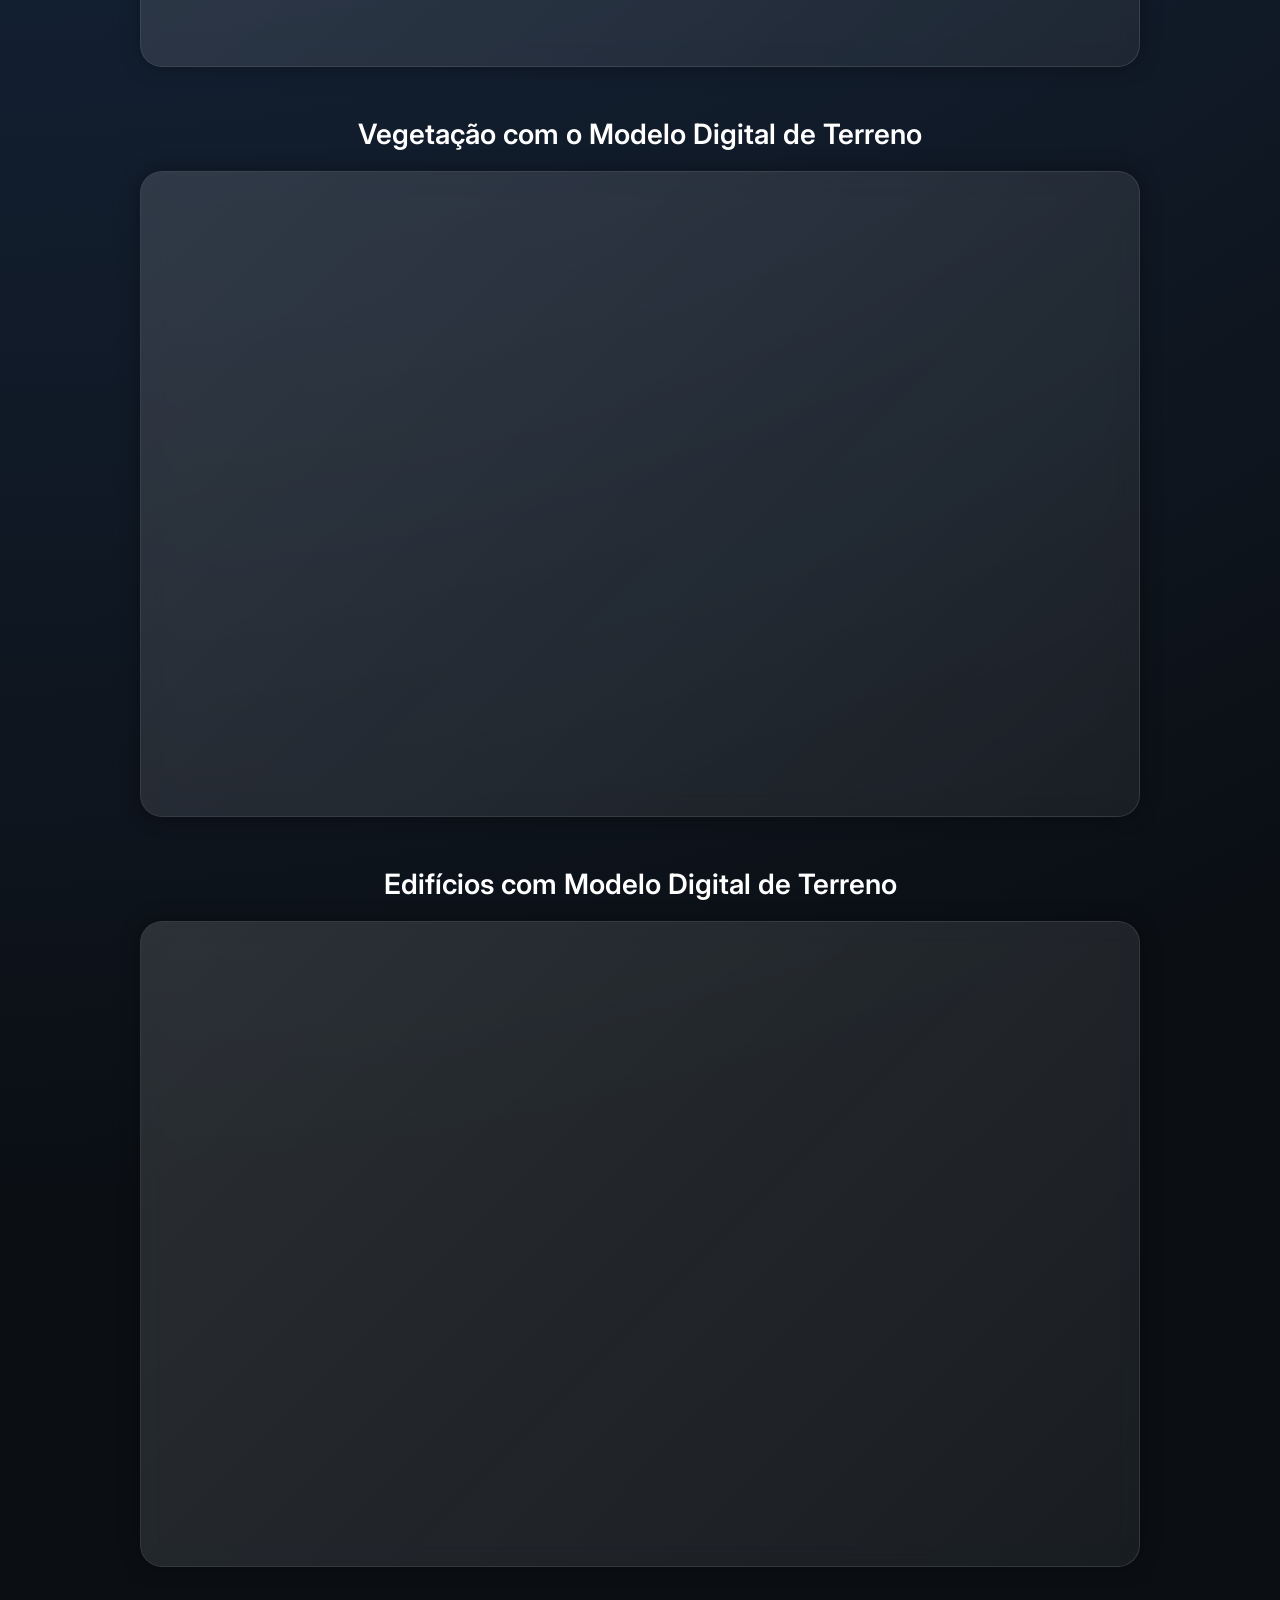
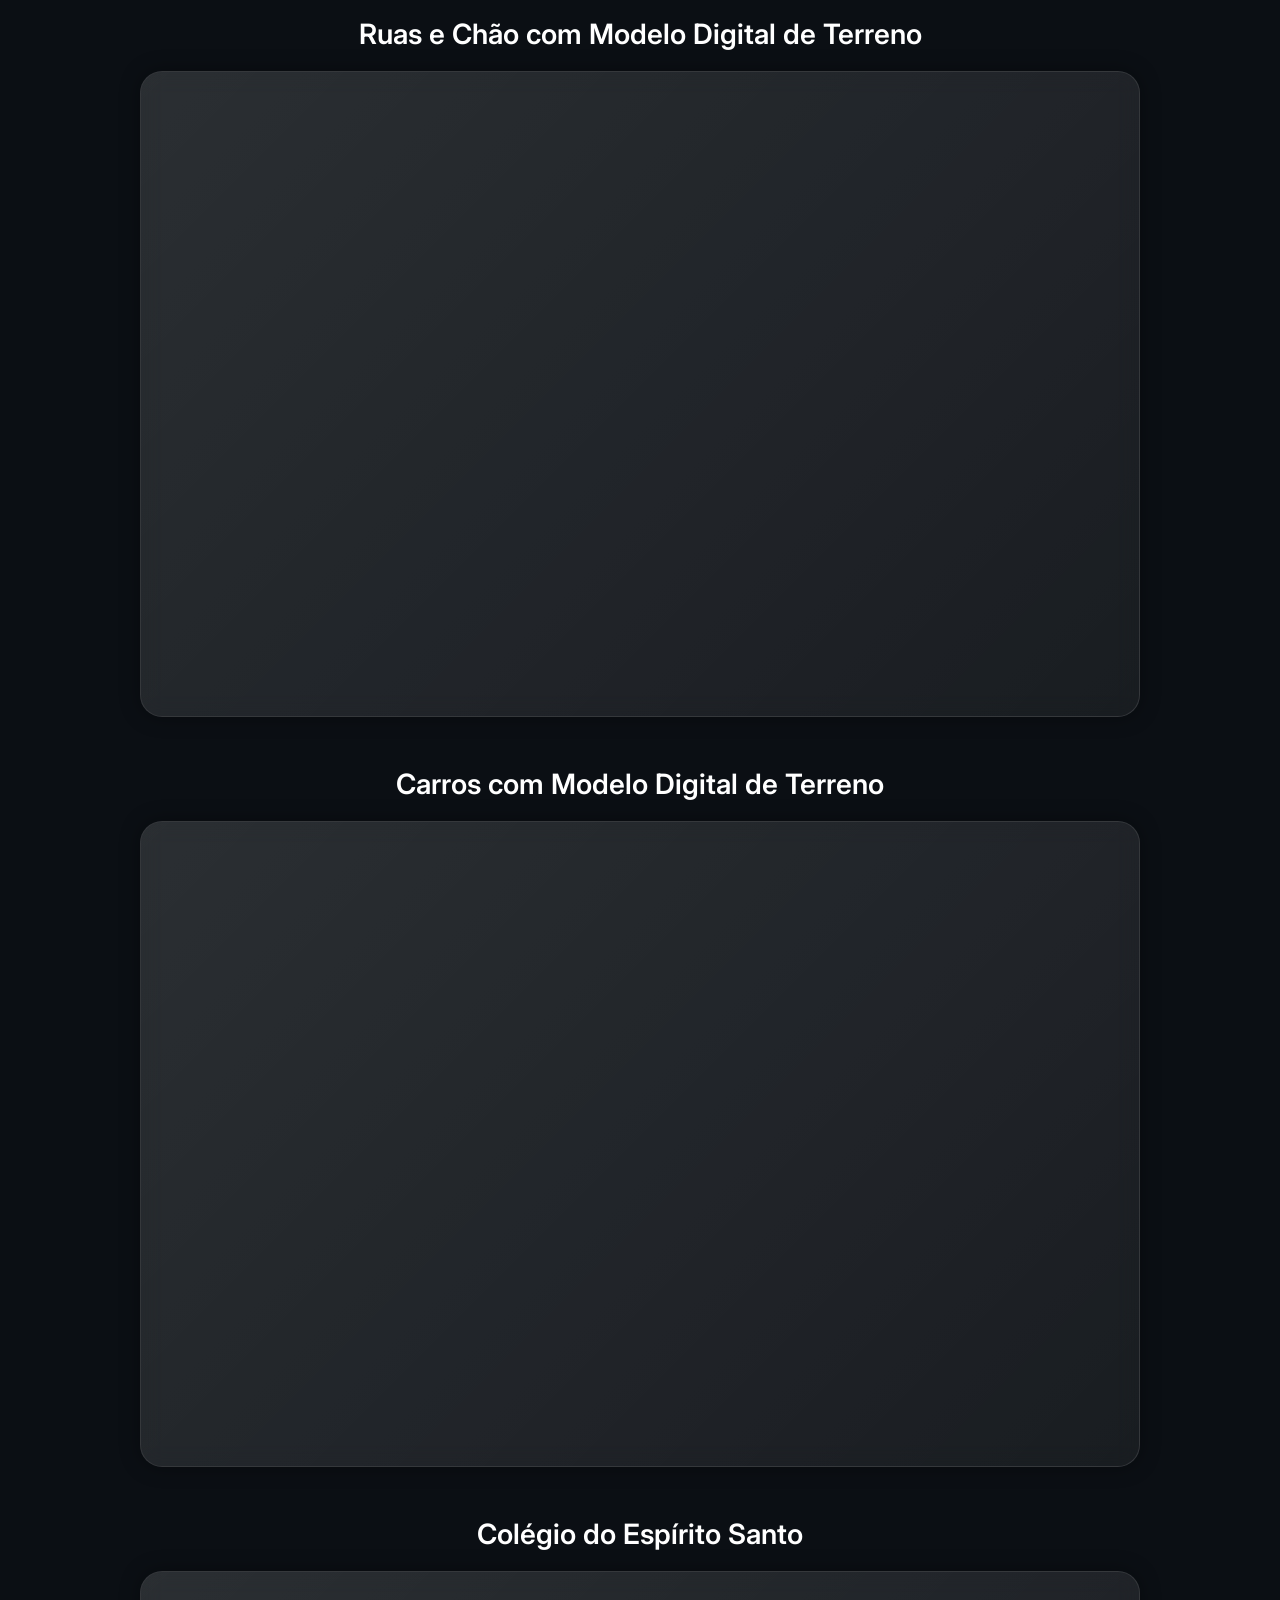
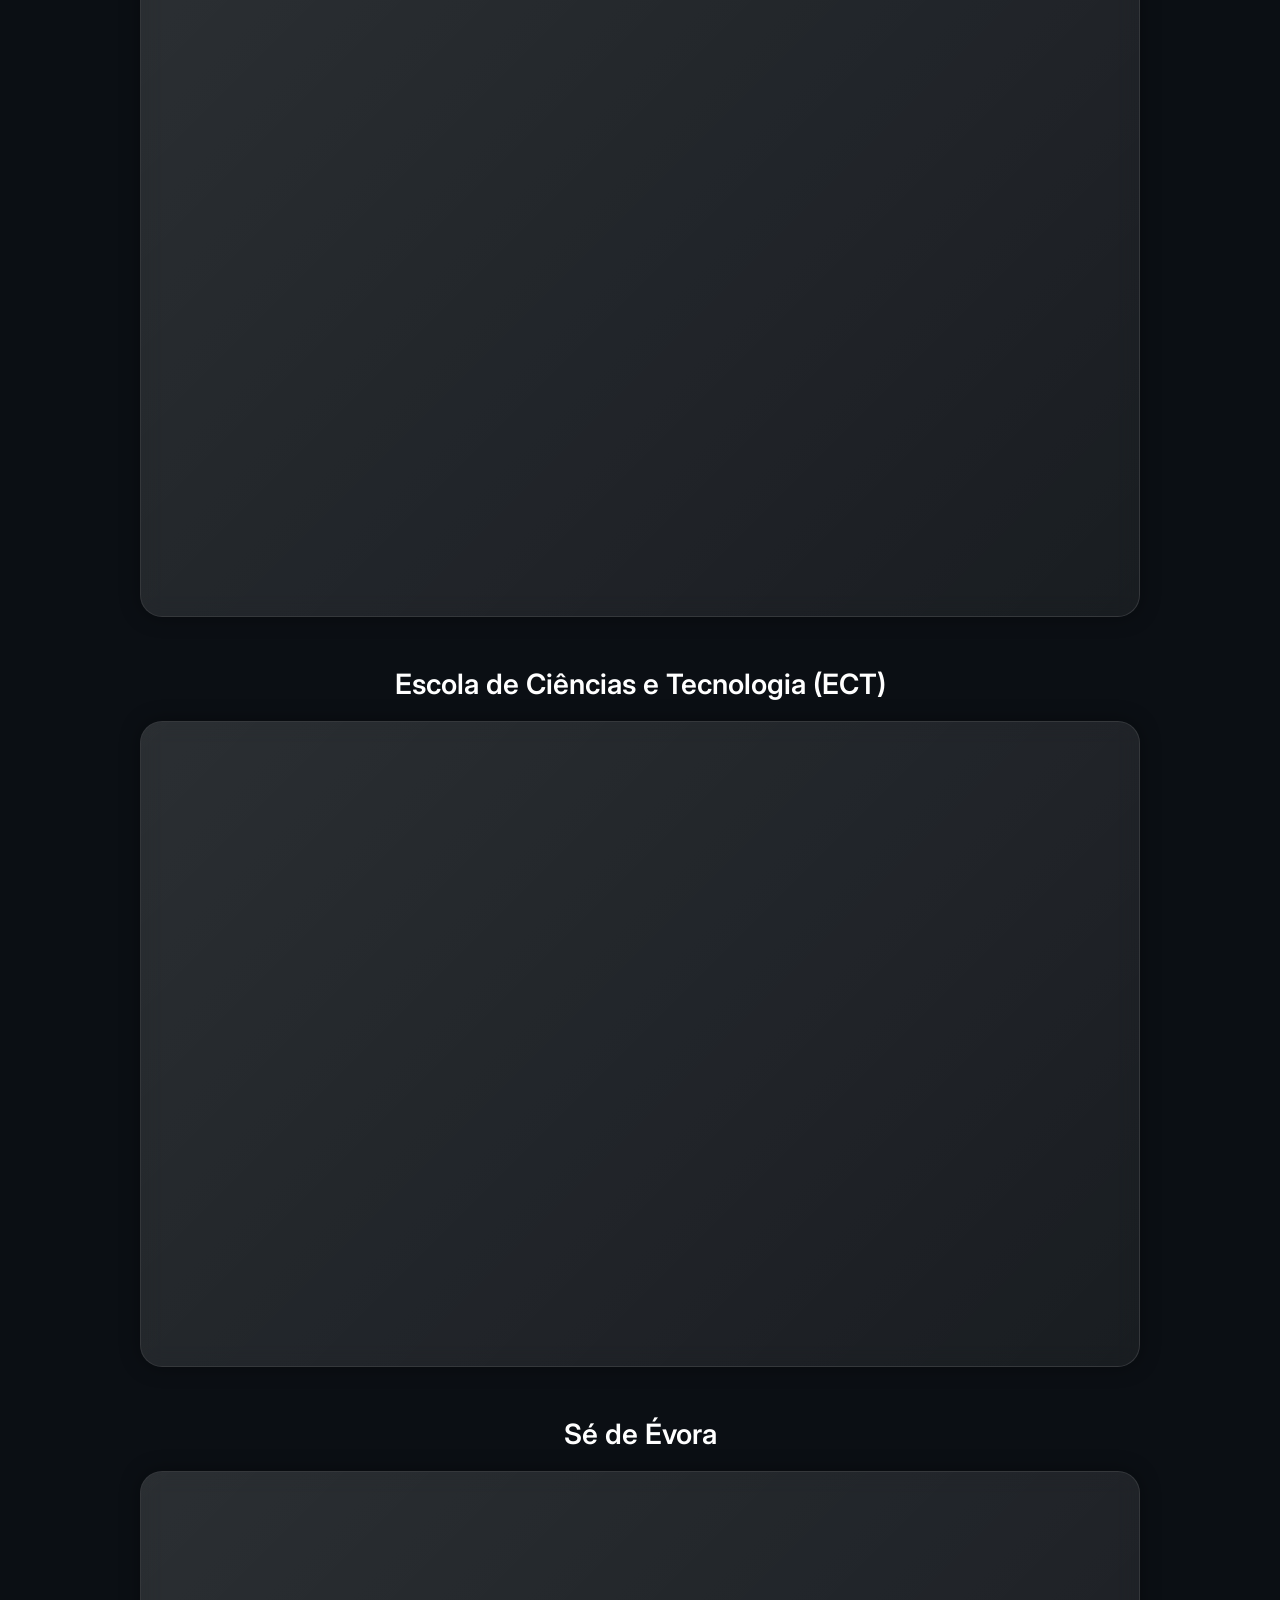
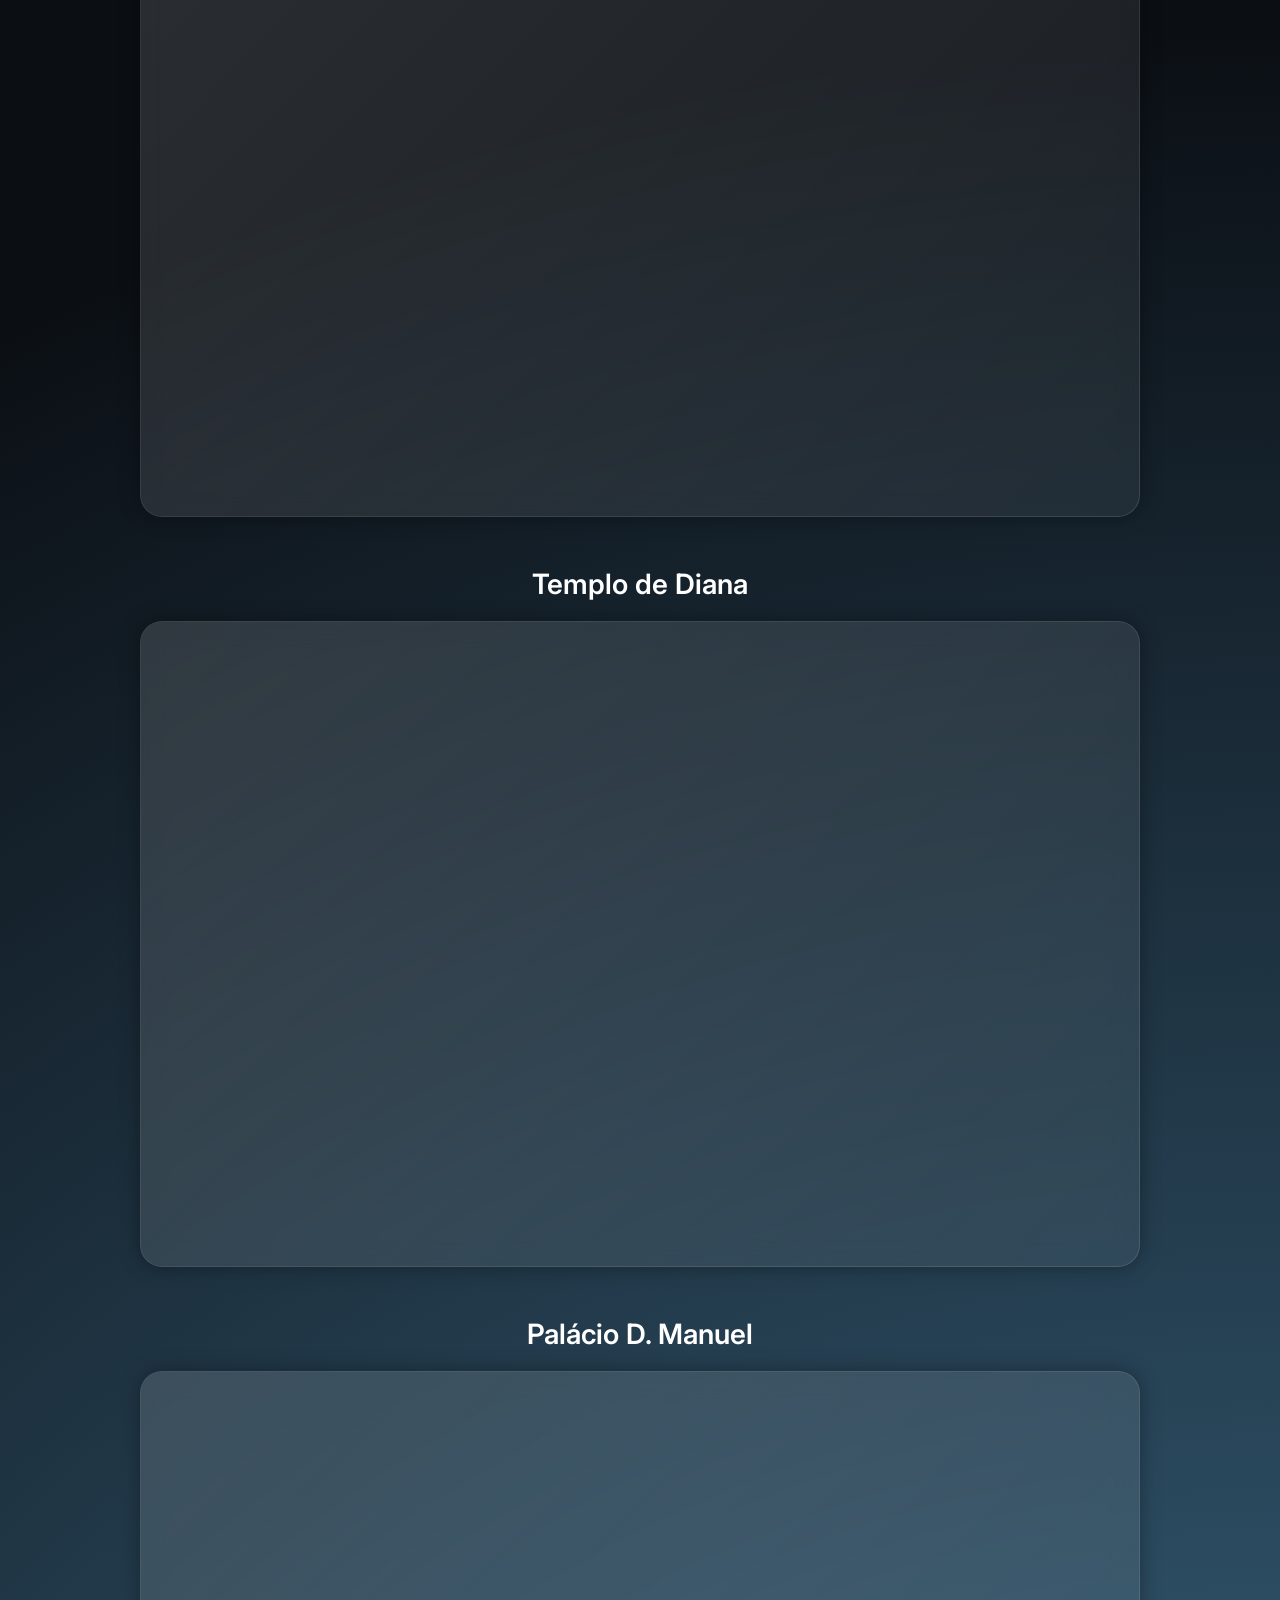
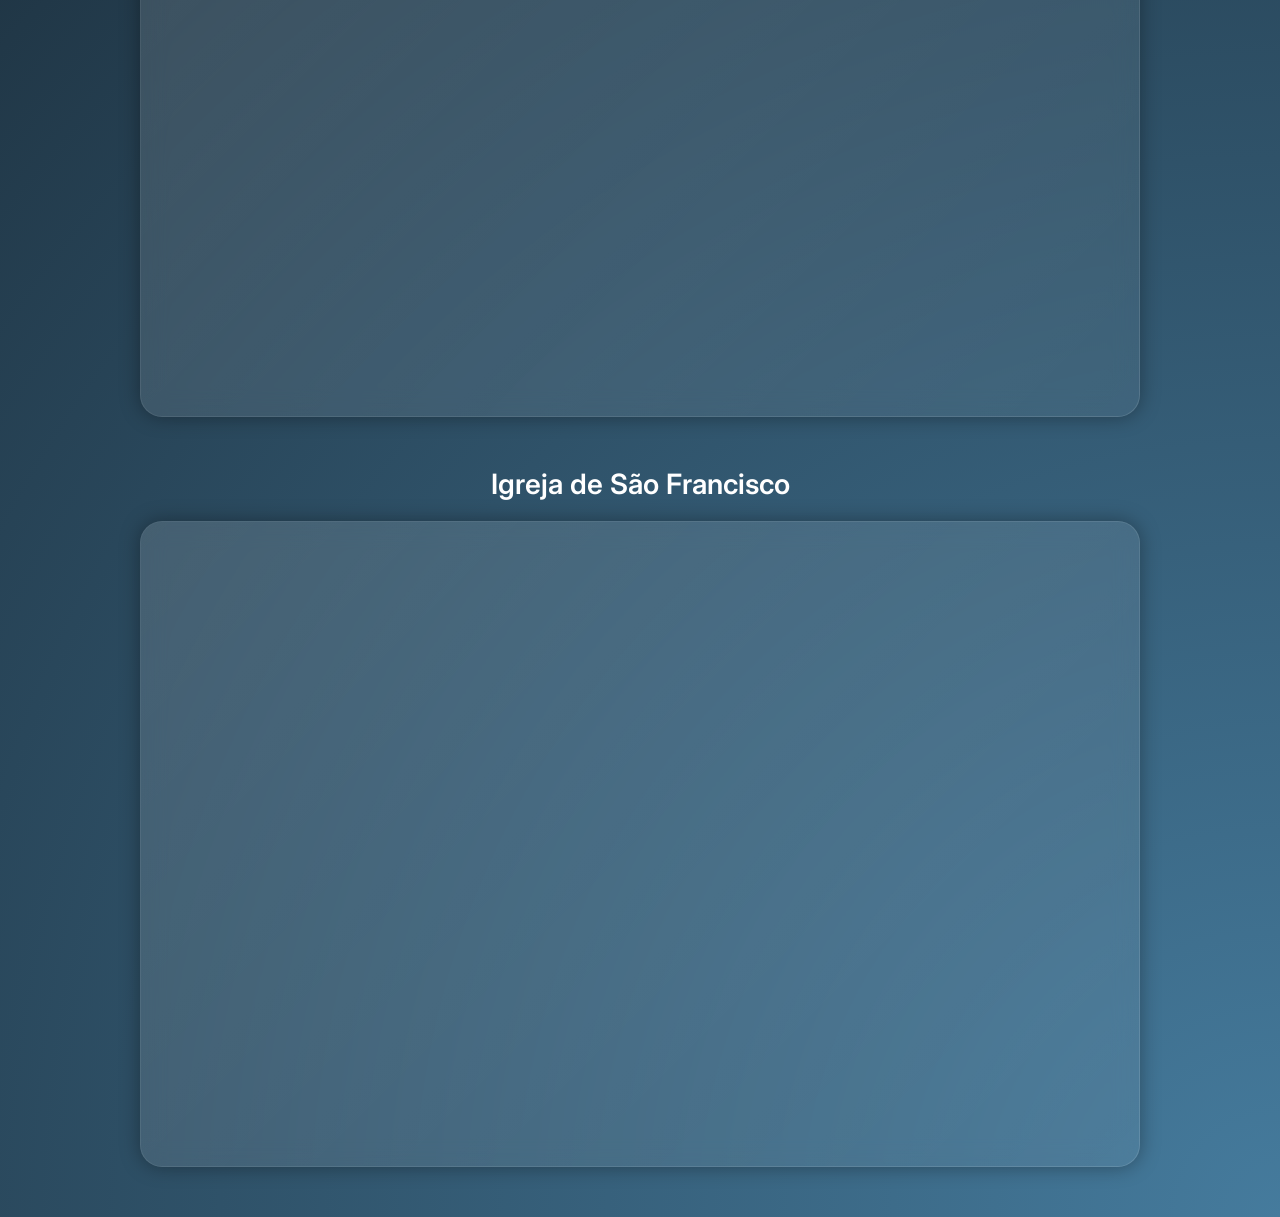
<file: evora.html>
<!DOCTYPE html>
<html lang="pt">
<head>
<meta charset="UTF-8">
<meta name="viewport" content="width=device-width, initial-scale=1.0">

<title>Modelos 3D – Évora</title>

<link href="https://fonts.googleapis.com/css2?family=Inter:wght@300;400;600;700&display=swap" rel="stylesheet">

<style>

*{
    margin:0;
    padding:0;
    box-sizing:border-box;
}

body{
    font-family:'Inter',sans-serif;
    background:
        radial-gradient(circle at top left,#1d3557 0%,transparent 30%),
        radial-gradient(circle at bottom right,#457b9d 0%,transparent 30%),
        #0b0f14;

    color:white;
    min-height:100vh;
}

/* BOTÃO */

.top-bar{
    width:90%;
    max-width:1000px;
    margin:30px auto 0;
}

.back-button{
    display:inline-block;

    padding:12px 24px;

    border-radius:12px;

    text-decoration:none;

    color:white;

    font-weight:600;

    background:linear-gradient(135deg,#2196f3,#21cbf3);

    box-shadow:0 0 15px rgba(33,203,243,.4);

    transition:.3s ease;
}

.back-button:hover{
    transform:scale(1.05);

    box-shadow:
        0 0 25px rgba(33,203,243,.8);
}

/* TÍTULOS */

h1{
    text-align:center;
    font-size:52px;
    font-weight:700;
    margin:30px 0 50px;
}

h2{
    text-align:center;
    font-size:28px;
    font-weight:600;
    margin:45px 0 20px;
}

/* VIEWERS */

.viewer-container{

    width:90%;
    max-width:1000px;

    margin:0 auto 50px;

    background:rgba(255,255,255,0.06);

    border:1px solid rgba(255,255,255,0.12);

    backdrop-filter:blur(12px);

    border-radius:22px;

    overflow:hidden;

    transition:.35s ease;

    box-shadow:
        0 0 20px rgba(0,0,0,0.35);

    padding:20px;
}

.viewer-container::before{

    content:'';

    position:absolute;

    inset:0;

    background:
        linear-gradient(
            135deg,
            rgba(255,255,255,0.08),
            transparent
        );

    pointer-events:none;
}

.viewer-container:hover{

    transform:translateY(-8px);

    border-color:#64b5f6;

    box-shadow:
        0 0 25px rgba(100,181,246,0.35),
        0 0 60px rgba(100,181,246,0.15);
}

iframe{
    width:100%;
    height:600px;
    border:none;
    border-radius:15px;
}

</style>
</head>

<body>

<div class="top-bar">
    <a href="index.html" class="back-button">
        ← Voltar ao Início
    </a>
</div>

<h1>Modelos 3D – Évora</h1>

<h2>Modelo 3D + Vegetação com o Modelo Digital de Elevação</h2>
<div class="viewer-container">
    <iframe src="https://realitymax.co/embed/rs8NJd" allowfullscreen></iframe>
</div>

<h2>Modelo 3D + Vegetação com o Modelo Digital de Terreno</h2>
<div class="viewer-container">
    <iframe src="https://realitymax.co/embed/IrYTBe" allowfullscreen></iframe>
</div>

<h2>Vegetação com o Modelo Digital de Terreno</h2>
<div class="viewer-container">
    <iframe src="https://realitymax.co/embed/_Siw8t" allowfullscreen></iframe>
</div>

<h2>Edifícios com Modelo Digital de Terreno</h2>
<div class="viewer-container">
    <iframe src="https://realitymax.co/embed/H81lCA" allowfullscreen></iframe>
</div>

<h2>Ruas e Chão com Modelo Digital de Terreno</h2>
<div class="viewer-container">
    <iframe src="https://realitymax.co/embed/Bv3H1v" allowfullscreen></iframe>
</div>

<h2>Carros com Modelo Digital de Terreno</h2>
<div class="viewer-container">
    <iframe src="https://realitymax.co/embed/SuBdRO" allowfullscreen></iframe>
</div>

<h2>Colégio do Espírito Santo</h2>
<div class="viewer-container">
    <iframe src="https://realitymax.co/embed/fPPJ3_" allowfullscreen></iframe>
</div>

<h2>Escola de Ciências e Tecnologia (ECT)</h2>
<div class="viewer-container">
    <iframe src="https://realitymax.co/embed/34U2Ot" allowfullscreen></iframe>
</div>

<h2>Sé de Évora</h2>
<div class="viewer-container">
    <iframe src="https://realitymax.co/embed/uGUIqd" allowfullscreen></iframe>
</div>

<h2>Templo de Diana</h2>
<div class="viewer-container">
    <iframe src="https://realitymax.co/embed/2Trmyl" allowfullscreen></iframe>
</div>

<h2>Palácio D. Manuel</h2>
<div class="viewer-container">
    <iframe src="https://realitymax.co/embed/fxdIzp" allowfullscreen></iframe>
</div>

<h2>Igreja de São Francisco</h2>
<div class="viewer-container">
    <iframe src="https://realitymax.co/embed/c3YK0Z" allowfullscreen></iframe>
</div>

</body>
</html>
</file>
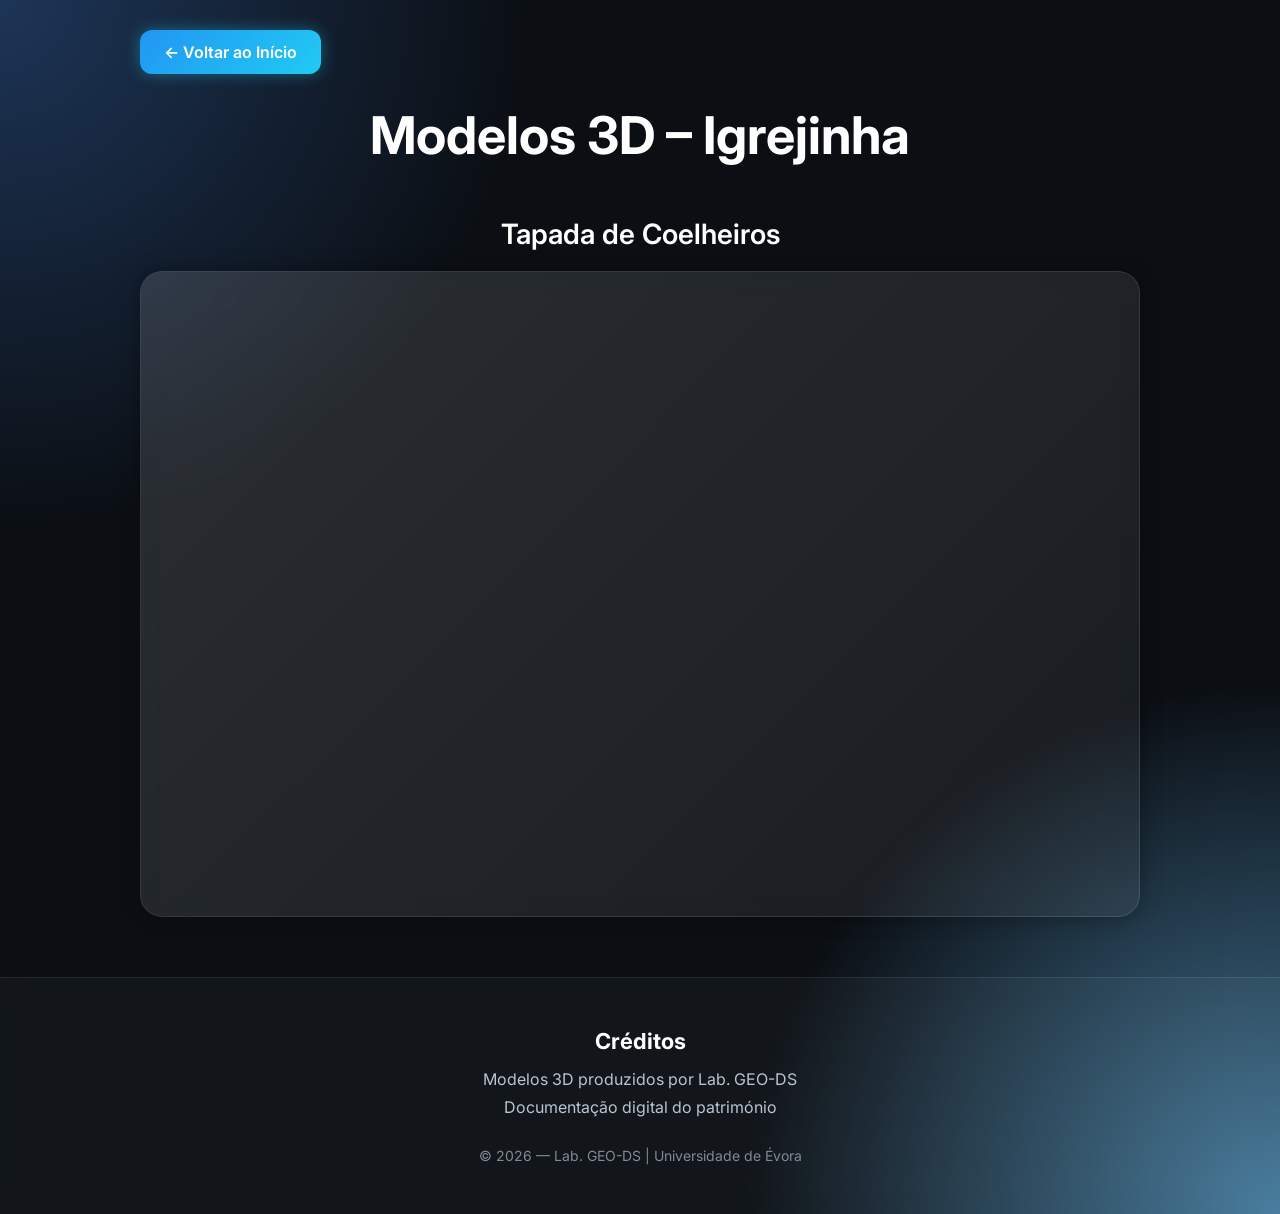
<file: igrejinha.html>
<!DOCTYPE html>
<html lang="pt">
<head>
<meta charset="UTF-8">
<meta name="viewport" content="width=device-width, initial-scale=1.0">

<title>Modelos 3D – Igrejinha</title>

<link href="https://fonts.googleapis.com/css2?family=Inter:wght@300;400;600;700&display=swap" rel="stylesheet">

<style>

*{
    margin:0;
    padding:0;
    box-sizing:border-box;
}

body{
    font-family:'Inter',sans-serif;
    background:
        radial-gradient(circle at top left,#1d3557 0%,transparent 30%),
        radial-gradient(circle at bottom right,#457b9d 0%,transparent 30%),
        #0b0f14;

    color:white;
    min-height:100vh;
}

/* BOTÃO */

.top-bar{
    width:90%;
    max-width:1000px;
    margin:30px auto 0;
}

.back-button{
    display:inline-block;
    padding:12px 24px;
    border-radius:12px;
    text-decoration:none;
    color:white;
    font-weight:600;
    background:linear-gradient(135deg,#2196f3,#21cbf3);
    box-shadow:0 0 15px rgba(33,203,243,.4);
    transition:.3s ease;
}

.back-button:hover{
    transform:scale(1.05);
    box-shadow:
        0 0 25px rgba(33,203,243,.8);
}

/* TÍTULOS */

h1{
    text-align:center;
    font-size:52px;
    font-weight:700;
    margin:30px 0 50px;
}

h2{
    text-align:center;
    font-size:28px;
    font-weight:600;
    margin:45px 0 20px;
}

/* VIEWER */

.viewer-container{

    position:relative;

    width:90%;
    max-width:1000px;

    margin:0 auto 50px;

    background:rgba(255,255,255,.06);

    border:1px solid rgba(255,255,255,.12);

    backdrop-filter:blur(12px);

    border-radius:22px;

    overflow:hidden;

    transition:.35s ease;

    box-shadow:
        0 0 20px rgba(0,0,0,.35);

    padding:20px;
}

.viewer-container::before{

    content:'';

    position:absolute;

    inset:0;

    background:
        linear-gradient(
            135deg,
            rgba(255,255,255,.08),
            transparent
        );

    pointer-events:none;
}

.viewer-container:hover{

    transform:translateY(-8px);

    border-color:#64b5f6;

    box-shadow:
        0 0 25px rgba(100,181,246,.35),
        0 0 60px rgba(100,181,246,.15);
}

iframe{
    width:100%;
    height:600px;
    border:none;
    border-radius:15px;
}

/* FOOTER */

footer{
    border-top:1px solid rgba(255,255,255,.08);

    margin-top:60px;

    padding:50px 20px;

    background:rgba(255,255,255,.03);

    backdrop-filter:blur(10px);

    text-align:center;
}

.footer-section h3{
    margin-bottom:15px;
    font-size:22px;
}

.footer-section p{
    color:#b8c5d0;
    margin:8px 0;
}

.footer-bottom{
    margin-top:30px;
    color:#7f8b96;
    font-size:14px;
}

</style>
</head>

<body>

<div class="top-bar">
    <a href="index.html" class="back-button">
        ← Voltar ao Início
    </a>
</div>

<h1>Modelos 3D – Igrejinha</h1>

<h2>Tapada de Coelheiros</h2>

<div class="viewer-container">
    <iframe
        title="Tapada de Coelheiros"
        allowfullscreen
        src="https://realitymax.co/embed/Vlm_yE">
    </iframe>
</div>

<footer>

    <div class="footer-section">
        <h3>Créditos</h3>

        <p>Modelos 3D produzidos por Lab. GEO-DS</p>

        <p>Documentação digital do património</p>
    </div>

    <div class="footer-bottom">
        © 2026 — Lab. GEO-DS | Universidade de Évora
    </div>

</footer>

</body>
</html>
</file>
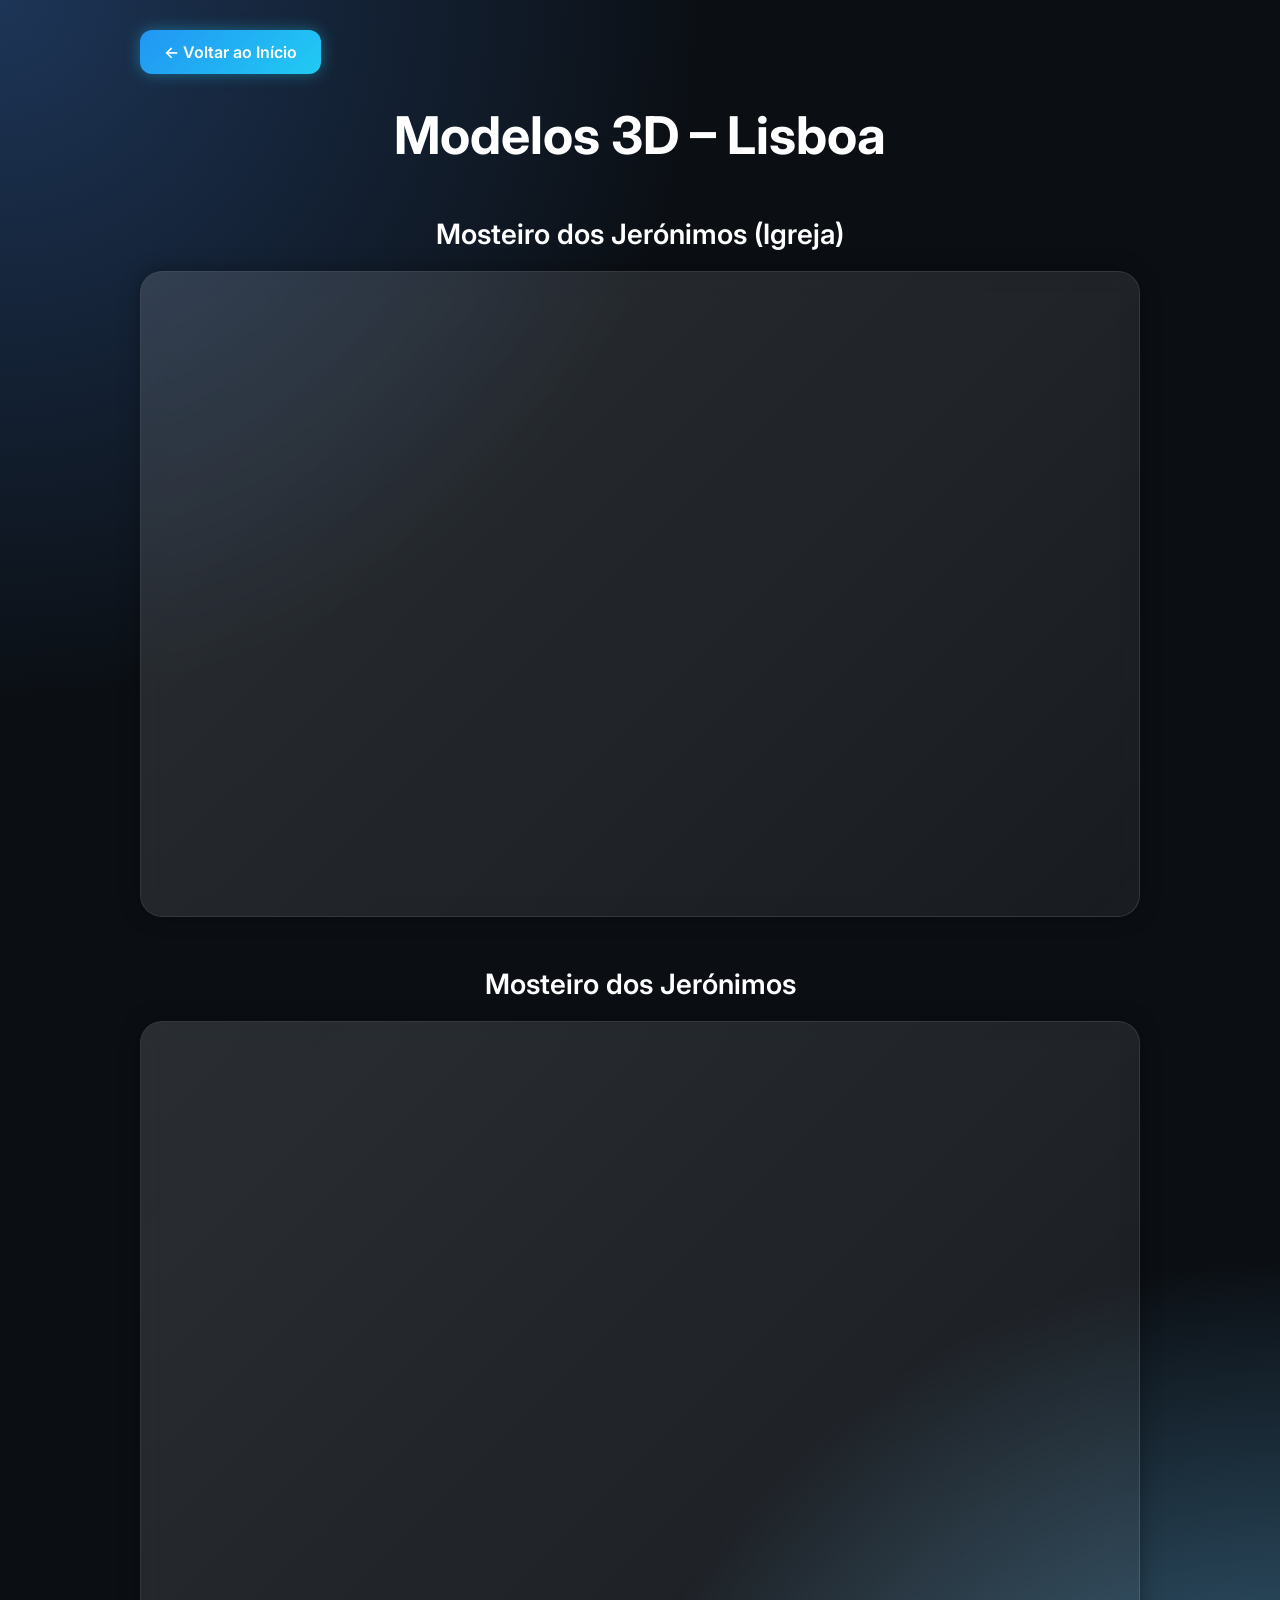
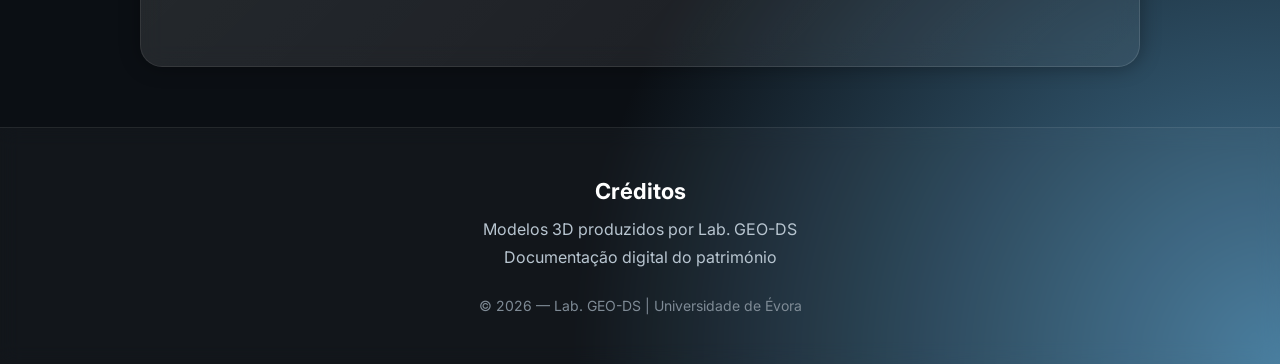
<file: lisboa.html>
<!DOCTYPE html>
<html lang="pt">
<head>
<meta charset="UTF-8">
<meta name="viewport" content="width=device-width, initial-scale=1.0">

<title>Modelos 3D – Lisboa</title>

<link href="https://fonts.googleapis.com/css2?family=Inter:wght@300;400;600;700&display=swap" rel="stylesheet">

<style>

*{
    margin:0;
    padding:0;
    box-sizing:border-box;
}

body{
    font-family:'Inter',sans-serif;
    background:
        radial-gradient(circle at top left,#1d3557 0%,transparent 30%),
        radial-gradient(circle at bottom right,#457b9d 0%,transparent 30%),
        #0b0f14;

    color:white;
    min-height:100vh;
}

/* BOTÃO */

.top-bar{
    width:90%;
    max-width:1000px;
    margin:30px auto 0;
}

.back-button{
    display:inline-block;
    padding:12px 24px;
    border-radius:12px;
    text-decoration:none;
    color:white;
    font-weight:600;

    background:linear-gradient(135deg,#2196f3,#21cbf3);

    box-shadow:0 0 15px rgba(33,203,243,.4);

    transition:.3s ease;
}

.back-button:hover{
    transform:scale(1.05);

    box-shadow:
        0 0 25px rgba(33,203,243,.8);
}

/* TÍTULOS */

h1{
    text-align:center;
    font-size:52px;
    font-weight:700;
    margin:30px 0 50px;
}

h2{
    text-align:center;
    font-size:28px;
    font-weight:600;
    margin:45px 0 20px;
}

/* VIEWERS */

.viewer-container{

    position:relative;

    width:90%;
    max-width:1000px;

    margin:0 auto 50px;

    background:rgba(255,255,255,.06);

    border:1px solid rgba(255,255,255,.12);

    backdrop-filter:blur(12px);

    border-radius:22px;

    overflow:hidden;

    transition:.35s ease;

    box-shadow:
        0 0 20px rgba(0,0,0,.35);

    padding:20px;
}

.viewer-container::before{

    content:'';

    position:absolute;

    inset:0;

    background:
        linear-gradient(
            135deg,
            rgba(255,255,255,.08),
            transparent
        );

    pointer-events:none;
}

.viewer-container:hover{

    transform:translateY(-8px);

    border-color:#64b5f6;

    box-shadow:
        0 0 25px rgba(100,181,246,.35),
        0 0 60px rgba(100,181,246,.15);
}

iframe{
    width:100%;
    height:600px;
    border:none;
    border-radius:15px;
}

/* FOOTER */

footer{
    border-top:1px solid rgba(255,255,255,.08);

    margin-top:60px;

    padding:50px 20px;

    background:rgba(255,255,255,.03);

    backdrop-filter:blur(10px);

    text-align:center;
}

.footer-section h3{
    margin-bottom:15px;
    font-size:22px;
}

.footer-section p{
    color:#b8c5d0;
    margin:8px 0;
}

.footer-bottom{
    margin-top:30px;
    color:#7f8b96;
    font-size:14px;
}

</style>

</head>

<body>

<div class="top-bar">
    <a href="index.html" class="back-button">
        ← Voltar ao Início
    </a>
</div>

<h1>Modelos 3D – Lisboa</h1>


<h2>Mosteiro dos Jerónimos (Igreja)</h2>

<div class="viewer-container">
    <iframe
        title="Mosteiro dos Jerónimos (Igreja)"
        allowfullscreen
        src="https://realitymax.co/embed/jLCHmm">
    </iframe>
</div>


<h2>Mosteiro dos Jerónimos</h2>

<div class="viewer-container">
    <iframe
        title="Mosteiro dos Jerónimos"
        allowfullscreen
        src="https://realitymax.co/embed/XYc2l8">
    </iframe>
</div>


<footer>

    <div class="footer-section">
        <h3>Créditos</h3>

        <p>Modelos 3D produzidos por Lab. GEO-DS</p>

        <p>Documentação digital do património</p>
    </div>

    <div class="footer-bottom">
        © 2026 — Lab. GEO-DS | Universidade de Évora
    </div>

</footer>

</body>
</html>
</file>
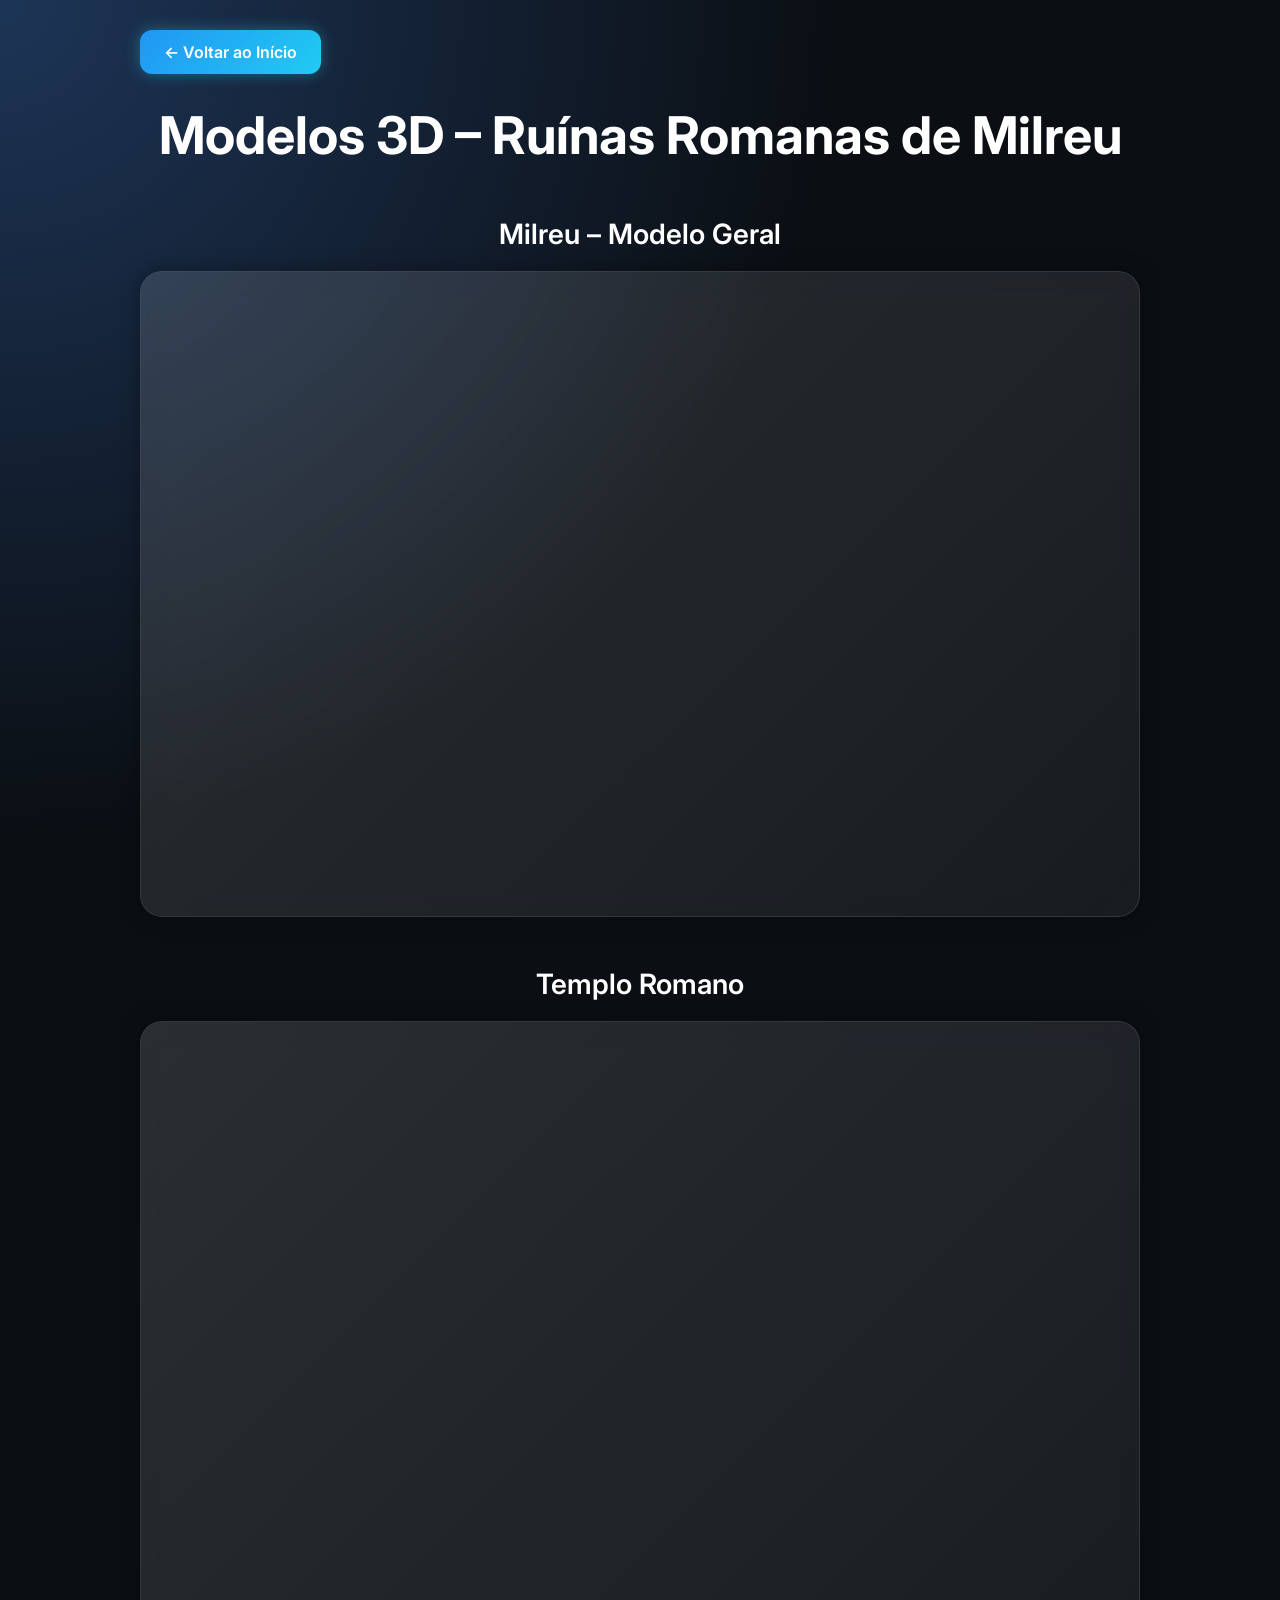
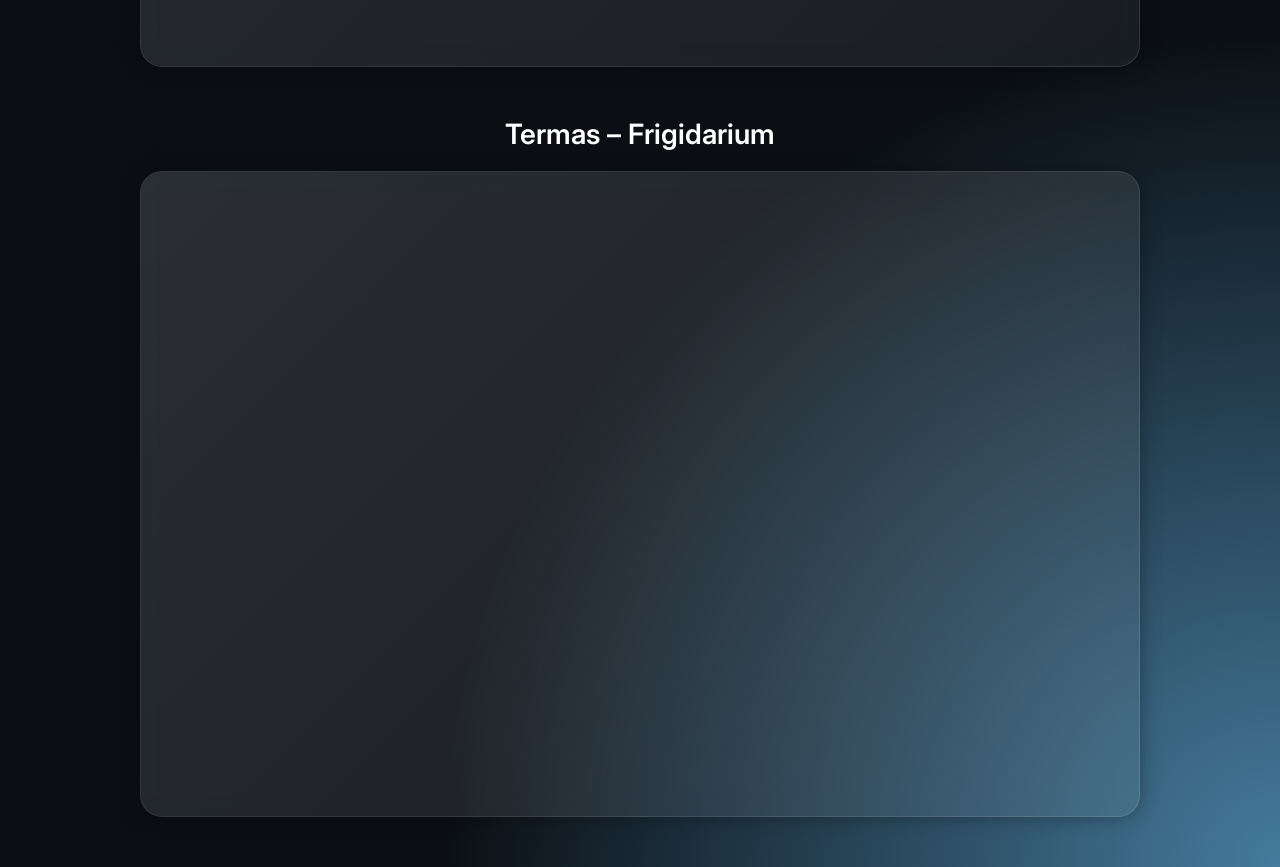
<file: milreu.html>
<!DOCTYPE html>
<html lang="pt">
<head>
<meta charset="UTF-8">
<meta name="viewport" content="width=device-width, initial-scale=1.0">

<title>Modelos 3D – Ruínas Romanas de Milreu</title>

<link href="https://fonts.googleapis.com/css2?family=Inter:wght@300;400;600;700&display=swap" rel="stylesheet">

<style>

*{
    margin:0;
    padding:0;
    box-sizing:border-box;
}

body{
    font-family:'Inter',sans-serif;
    background:
        radial-gradient(circle at top left,#1d3557 0%,transparent 30%),
        radial-gradient(circle at bottom right,#457b9d 0%,transparent 30%),
        #0b0f14;

    color:white;
    min-height:100vh;
}

/* BOTÃO */

.top-bar{
    width:90%;
    max-width:1000px;
    margin:30px auto 0;
}

.back-button{
    display:inline-block;
    padding:12px 24px;
    border-radius:12px;
    text-decoration:none;
    color:white;
    font-weight:600;
    background:linear-gradient(135deg,#2196f3,#21cbf3);
    box-shadow:0 0 15px rgba(33,203,243,.4);
    transition:.3s ease;
}

.back-button:hover{
    transform:scale(1.05);

    box-shadow:
        0 0 25px rgba(33,203,243,.8);
}

/* TÍTULOS */

h1{
    text-align:center;
    font-size:52px;
    font-weight:700;
    margin:30px 0 50px;
}

h2{
    text-align:center;
    font-size:28px;
    font-weight:600;
    margin:45px 0 20px;
}

/* VIEWERS */

.viewer-container{

    position:relative;

    width:90%;
    max-width:1000px;

    margin:0 auto 50px;

    background:rgba(255,255,255,0.06);

    border:1px solid rgba(255,255,255,.12);

    backdrop-filter:blur(12px);

    border-radius:22px;

    overflow:hidden;

    transition:.35s ease;

    box-shadow:
        0 0 20px rgba(0,0,0,.35);

    padding:20px;
}

.viewer-container::before{

    content:'';

    position:absolute;

    inset:0;

    background:
        linear-gradient(
            135deg,
            rgba(255,255,255,.08),
            transparent
        );

    pointer-events:none;
}

.viewer-container:hover{

    transform:translateY(-8px);

    border-color:#64b5f6;

    box-shadow:
        0 0 25px rgba(100,181,246,.35),
        0 0 60px rgba(100,181,246,.15);
}

iframe{
    width:100%;
    height:600px;
    border:none;
    border-radius:15px;
}

</style>
</head>

<body>

<div class="top-bar">
    <a href="index.html" class="back-button">
        ← Voltar ao Início
    </a>
</div>

<h1>Modelos 3D – Ruínas Romanas de Milreu</h1>

<h2>Milreu – Modelo Geral</h2>
<div class="viewer-container">
    <iframe
        title="Milreu_total"
        allowfullscreen
        src="https://realitymax.co/embed/bq4S3c">
    </iframe>
</div>

<h2>Templo Romano</h2>
<div class="viewer-container">
    <iframe
        title="Templo"
        allowfullscreen
        src="https://realitymax.co/embed/rR0l2K">
    </iframe>
</div>

<h2>Termas – Frigidarium</h2>
<div class="viewer-container">
    <iframe
        title="Termas_frigidarium"
        allowfullscreen
        src="https://realitymax.co/embed/VnCqEI">
    </iframe>
</div>

</body>
</html>
</file>
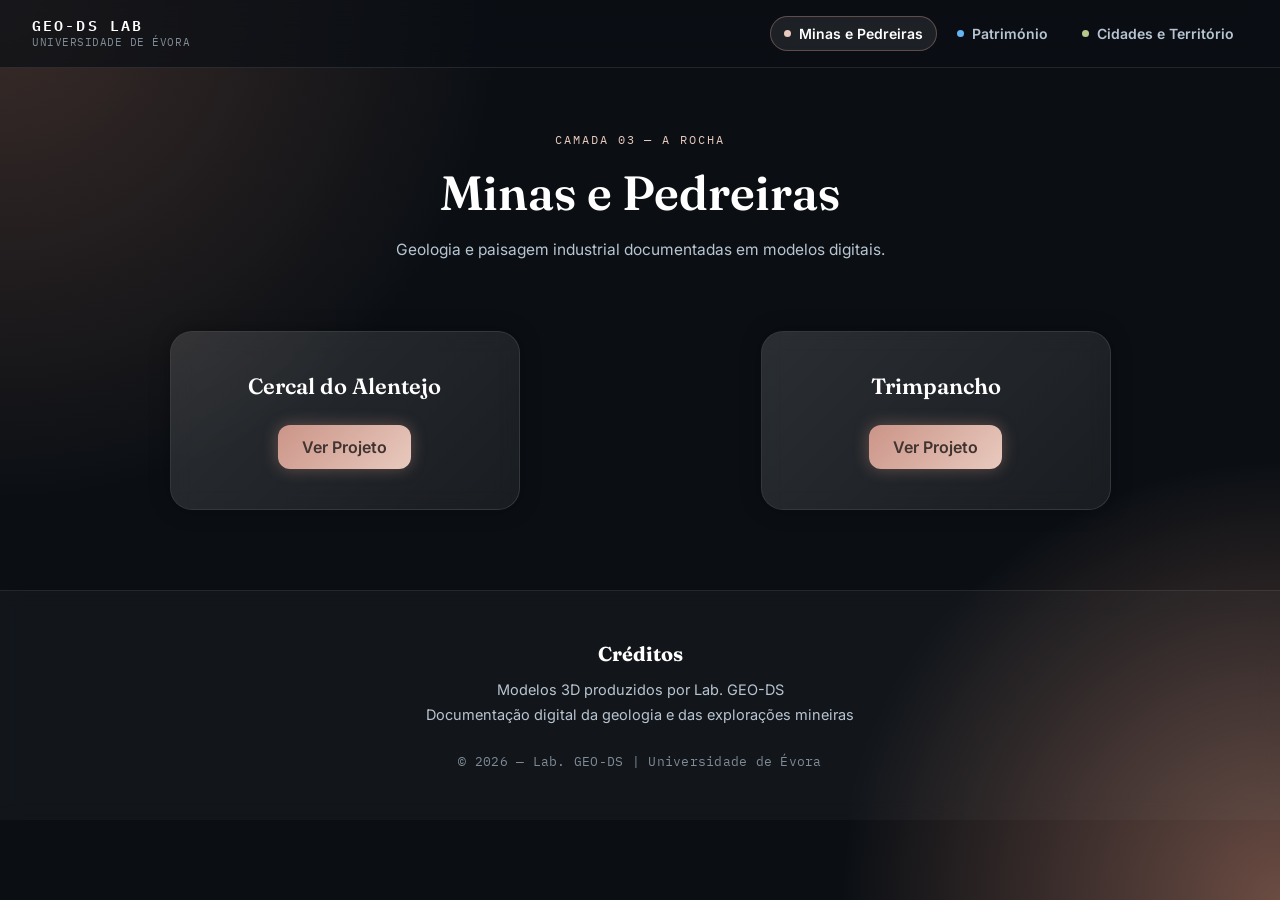
<file: minas.html>
<!DOCTYPE html>
<html lang="pt">
<head>
<meta charset="UTF-8">
<meta name="viewport" content="width=device-width, initial-scale=1.0">
<title>Minas e Pedreiras — Atlas Digital do Território | GEO-DS</title>

<link rel="preconnect" href="https://fonts.googleapis.com">
<link href="https://fonts.googleapis.com/css2?family=Fraunces:ital,wght@0,500;0,600;1,400&family=Inter:wght@300;400;600;700&family=IBM+Plex+Mono:wght@400;600&display=swap" rel="stylesheet">
<link rel="stylesheet" href="css/geods.css">
</head>
<body class="theme-minas">

<nav class="geods-nav">
    <a href="index.html" class="geods-brand">
        <span class="mark">GEO-DS LAB</span>
        <span class="sub">UNIVERSIDADE DE ÉVORA</span>
    </a>
    <div class="geods-links">
        <a href="minas.html" class="nav-minas active"><span class="dot"></span><span class="txt">Minas e Pedreiras</span></a>
        <a href="patrimonio.html" class="nav-patrimonio"><span class="dot"></span><span class="txt">Património</span></a>
        <a href="cidades.html" class="nav-cidades"><span class="dot"></span><span class="txt">Cidades e Território</span></a>
    </div>
</nav>

<header class="page-head">
    <div class="eyebrow">Camada 03 — a rocha</div>
    <h1>Minas e Pedreiras</h1>
    <p>Geologia e paisagem industrial documentadas em modelos digitais.</p>
</header>

<div class="project-grid">

<!--
    Para adicionar um projeto real, copia um destes blocos e substitui
    o título e o href pelo nome e ficheiro do projeto (ex.: pedreira-borba.html):

    <div class="card">
    <div class="card-content">
    <div class="card-title">Nome da Pedreira</div>
    <a class="card-button" href="ficheiro.html">Ver Projeto</a>
    </div>
    </div>
-->



<div class="card">
<div class="card-content">
<div class="card-title">Cercal do Alentejo</div>
<a class="card-button" href="cercal_do_alentejo.html">Ver Projeto</a>
</div>
</div>

<div class="card">
<div class="card-content">
<div class="card-title">Trimpancho</div>
<a class="card-button" href="trimpancho.html">Ver Projeto</a>
</div>
</div>

</div>

<footer>
    <div class="footer-section">
        <h3>Créditos</h3>
        <p>Modelos 3D produzidos por Lab. GEO-DS</p>
        <p>Documentação digital da geologia e das explorações mineiras</p>
    </div>
    <div class="footer-bottom">
        © 2026 — Lab. GEO-DS | Universidade de Évora
    </div>
</footer>

</body>
</html>
</file>
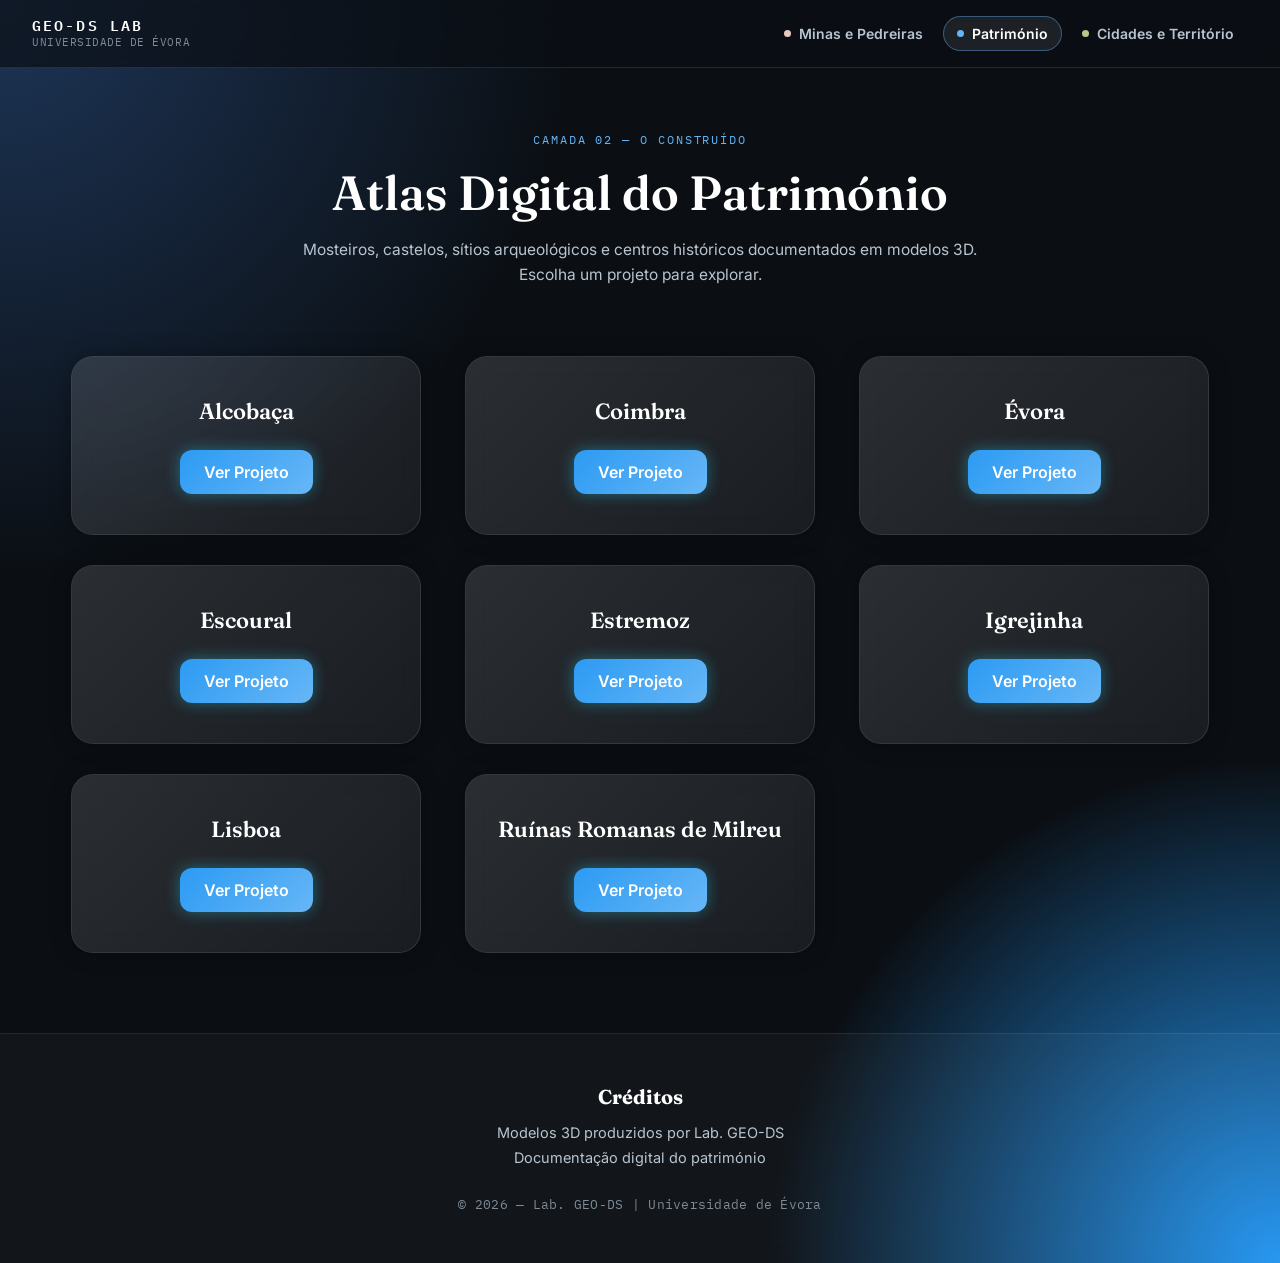
<file: patrimonio.html>
<!DOCTYPE html>
<html lang="pt">
<head>
<meta charset="UTF-8">
<meta name="viewport" content="width=device-width, initial-scale=1.0">
<title>Património — Atlas Digital do Território | GEO-DS</title>

<link rel="preconnect" href="https://fonts.googleapis.com">
<link href="https://fonts.googleapis.com/css2?family=Fraunces:ital,wght@0,500;0,600;1,400&family=Inter:wght@300;400;600;700&family=IBM+Plex+Mono:wght@400;600&display=swap" rel="stylesheet">
<link rel="stylesheet" href="css/geods.css">
</head>
<body class="theme-patrimonio">

<nav class="geods-nav">
    <a href="index.html" class="geods-brand">
        <span class="mark">GEO-DS LAB</span>
        <span class="sub">UNIVERSIDADE DE ÉVORA</span>
    </a>
    <div class="geods-links">
        <a href="minas.html" class="nav-minas"><span class="dot"></span><span class="txt">Minas e Pedreiras</span></a>
        <a href="patrimonio.html" class="nav-patrimonio active"><span class="dot"></span><span class="txt">Património</span></a>
        <a href="cidades.html" class="nav-cidades"><span class="dot"></span><span class="txt">Cidades e Território</span></a>
    </div>
</nav>

<header class="page-head">
    <div class="eyebrow">Camada 02 — o construído</div>
    <h1>Atlas Digital do Património</h1>
    <p>Mosteiros, castelos, sítios arqueológicos e centros históricos documentados em modelos 3D. Escolha um projeto para explorar.</p>
</header>

<div class="project-grid">

<div class="card">
<div class="card-content">
<div class="card-title">Alcobaça</div>
<a class="card-button" href="alcobaca.html">Ver Projeto</a>
</div>
</div>

<div class="card">
<div class="card-content">
<div class="card-title">Coimbra</div>
<a class="card-button" href="coimbra.html">Ver Projeto</a>
</div>
</div>

<div class="card">
<div class="card-content">
<div class="card-title">Évora</div>
<a class="card-button" href="evora.html">Ver Projeto</a>
</div>
</div>

<div class="card">
<div class="card-content">
<div class="card-title">Escoural</div>
<a class="card-button" href="escoural.html">Ver Projeto</a>
</div>
</div>

<div class="card">
<div class="card-content">
<div class="card-title">Estremoz</div>
<a class="card-button" href="estremoz.html">Ver Projeto</a>
</div>
</div>

<div class="card">
<div class="card-content">
<div class="card-title">Igrejinha</div>
<a class="card-button" href="igrejinha.html">Ver Projeto</a>
</div>
</div>

<div class="card">
<div class="card-content">
<div class="card-title">Lisboa</div>
<a class="card-button" href="lisboa.html">Ver Projeto</a>
</div>
</div>

<div class="card">
<div class="card-content">
<div class="card-title">Ruínas Romanas de Milreu</div>
<a class="card-button" href="milreu.html">Ver Projeto</a>
</div>
</div>

</div>

<footer>
    <div class="footer-section">
        <h3>Créditos</h3>
        <p>Modelos 3D produzidos por Lab. GEO-DS</p>
        <p>Documentação digital do património</p>
    </div>
    <div class="footer-bottom">
        © 2026 — Lab. GEO-DS | Universidade de Évora
    </div>
</footer>

</body>
</html>
</file>
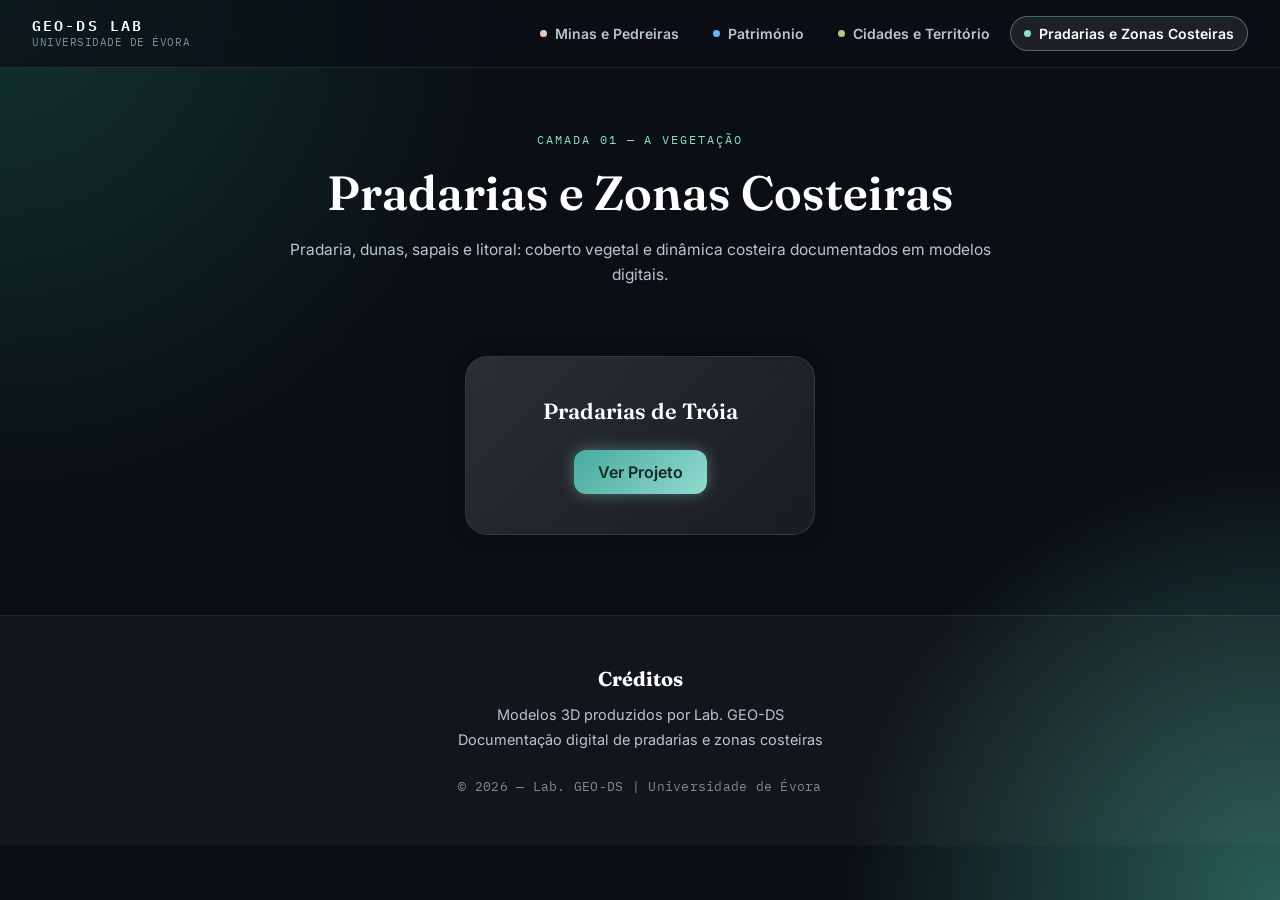
<file: pradarias.html>
<!DOCTYPE html>
<html lang="pt">
<head>
<meta charset="UTF-8">
<meta name="viewport" content="width=device-width, initial-scale=1.0">
<title>Pradarias e Zonas Costeiras — Atlas Digital do Território | GEO-DS</title>

<link rel="preconnect" href="https://fonts.googleapis.com">
<link href="https://fonts.googleapis.com/css2?family=Fraunces:ital,wght@0,500;0,600;1,400&family=Inter:wght@300;400;600;700&family=IBM+Plex+Mono:wght@400;600&display=swap" rel="stylesheet">
<link rel="stylesheet" href="css/geods.css">
</head>

<body class="theme-pradarias">

<nav class="geods-nav">

    <a href="index.html" class="geods-brand">
        <span class="mark">GEO-DS LAB</span>
        <span class="sub">UNIVERSIDADE DE ÉVORA</span>
    </a>

    <div class="geods-links">

        <a href="minas.html" class="nav-minas">
            <span class="dot"></span>
            <span class="txt">Minas e Pedreiras</span>
        </a>

        <a href="patrimonio.html" class="nav-patrimonio">
            <span class="dot"></span>
            <span class="txt">Património</span>
        </a>

        <a href="cidades.html" class="nav-cidades">
            <span class="dot"></span>
            <span class="txt">Cidades e Território</span>
        </a>

        <a href="pradarias.html" class="nav-pradarias active">
            <span class="dot"></span>
            <span class="txt">Pradarias e Zonas Costeiras</span>
        </a>

    </div>

</nav>

<header class="page-head">

    <div class="eyebrow">
        Camada 01 — a vegetação
    </div>

    <h1>Pradarias e Zonas Costeiras</h1>

    <p>Pradaria, dunas, sapais e litoral: coberto vegetal e dinâmica costeira documentados em modelos digitais.
    </p>

</header>

<div class="project-grid">

    <div class="card">

        <div class="card-content">

            <div class="card-title">
                Pradarias de Tróia
            </div>

            <a class="card-button" href="troia.html">
                Ver Projeto
            </a>

        </div>

    </div>

</div>

<footer>

    <div class="footer-section">

        <h3>Créditos</h3>

        <p>Modelos 3D produzidos por Lab. GEO-DS</p>

        <p>Documentação digital de pradarias e zonas costeiras</p>

    </div>

    <div class="footer-bottom">
        © 2026 — Lab. GEO-DS | Universidade de Évora
    </div>

</footer>

</body>
</html>
</file>
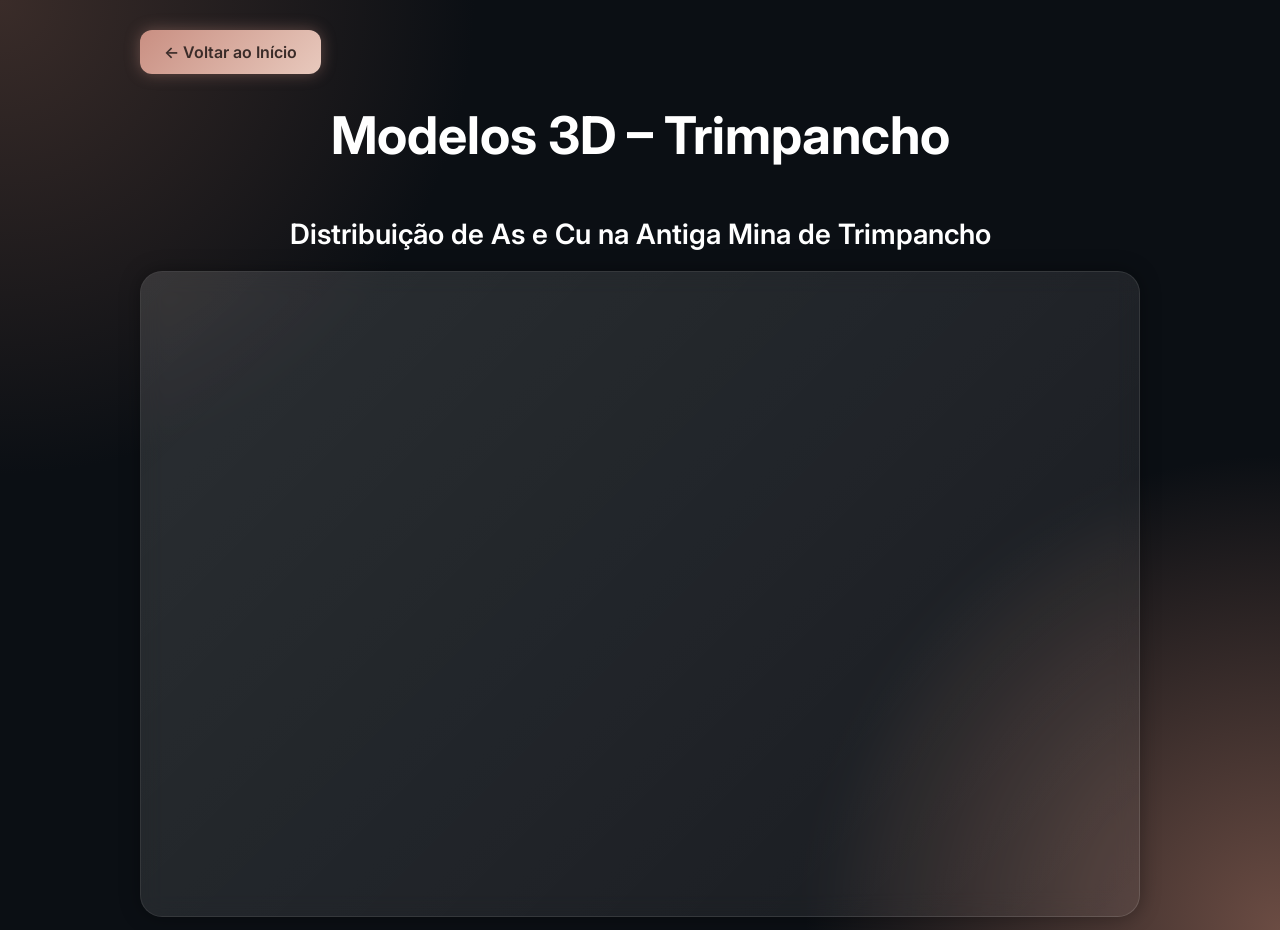
<file: trimpancho.html>
<!DOCTYPE html>
<html lang="pt">
<head>
<meta charset="UTF-8">
<meta name="viewport" content="width=device-width, initial-scale=1.0">

<title>Modelos 3D – Trimpancho</title>

<link href="https://fonts.googleapis.com/css2?family=Inter:wght@300;400;600;700&display=swap" rel="stylesheet">

<style>

*{
    margin:0;
    padding:0;
    box-sizing:border-box;
}

body{
    font-family:'Inter',sans-serif;
    background:
        radial-gradient(circle at top left,#3a2c29 0%,transparent 30%),
        radial-gradient(circle at bottom right,#6b4c43 0%,transparent 30%),
        #0b0f14;

    color:white;
    min-height:100vh;
}

/* BOTÃO */

.top-bar{
    width:90%;
    max-width:1000px;
    margin:30px auto 0;
}

.back-button{
    display:inline-block;
    padding:12px 24px;
    border-radius:12px;
    text-decoration:none;
    color:#3a2c29;
    font-weight:600;
    background:linear-gradient(135deg,#c98f82,#e8c9bd);
    box-shadow:0 0 15px rgba(201,143,130,.4);
    transition:.3s ease;
}

.back-button:hover{
    transform:scale(1.05);

    box-shadow:
        0 0 25px rgba(201,143,130,.8);
}

/* TÍTULOS */

h1{
    text-align:center;
    font-size:52px;
    font-weight:700;
    margin:30px 0 50px;
}

h2{
    text-align:center;
    font-size:28px;
    font-weight:600;
    margin:45px 0 20px;
}

/* VIEWERS */

.viewer-container{

    position:relative;

    width:90%;
    max-width:1000px;

    margin:0 auto 50px;

    background:rgba(255,255,255,0.06);

    border:1px solid rgba(255,255,255,.12);

    backdrop-filter:blur(12px);

    border-radius:22px;

    overflow:hidden;

    transition:.35s ease;

    box-shadow:
        0 0 20px rgba(0,0,0,.35);

    padding:20px;
}

.viewer-container::before{

    content:'';

    position:absolute;

    inset:0;

    background:
        linear-gradient(
            135deg,
            rgba(255,255,255,.08),
            transparent
        );

    pointer-events:none;
}

.viewer-container:hover{

    transform:translateY(-8px);

    border-color:#e8c9bd;

    box-shadow:
        0 0 25px rgba(201,143,130,.35),
        0 0 60px rgba(201,143,130,.15);
}

iframe{
    width:100%;
    height:600px;
    border:none;
    border-radius:15px;
}

</style>
</head>

<body>

<div class="top-bar">
    <a href="index.html" class="back-button">
        ← Voltar ao Início
    </a>
</div>

<h1>Modelos 3D – Trimpancho</h1>

<h2>Distribuição de As e Cu na Antiga Mina de Trimpancho</h2>

<div class="viewer-container">
    
  <iframe
    title="As_Cu_Trimapancho"
    frameborder="0"
    allowfullscreen="true"
    mozallowfullscreen="true"
    width="640" height="480"
    webkitallowfullscreen="true"
    src="https://realitymax.co/embed/h_YxUz"
    >
  </iframe>
</div>

</body>
</html>
</file>
<file: css/geods.css>
/* ============================================================
   GEO-DS — Atlas Digital do Território
   Sistema de design partilhado por todas as páginas do site.
   ============================================================ */

*{
    margin:0;
    padding:0;
    box-sizing:border-box;
}

:root{

    /* base */

    --ink:#0b0f14;
    --ink-soft:#10151c;

    --text:#ffffff;
    --text-dim:#b8c5d0;
    --text-faint:#7f8b96;

    --line:rgba(255,255,255,.1);


    /* identidade — Património */

    --patrimonio-deep:#1d3557;
    --patrimonio-mid:#2196f3;
    --patrimonio-glow:#64b5f6;


    /* identidade — Minas e Pedreiras */

    --minas-deep:#3a2c29;
    --minas-mid:#c98f82;
    --minas-glow:#e8c9bd;


    /* identidade — Cidades e Território */

    --cidades-deep:#243019;
    --cidades-mid:#7c8f57;
    --cidades-glow:#b7c98a;


    /* identidade — Pradarias e Zonas Costeiras */

    --pradarias-deep:#12332e;
    --pradarias-mid:#3fa79a;
    --pradarias-glow:#8fd9cd;


    /* fontes */

    --font-display:'Fraunces', serif;
    --font-body:'Inter', sans-serif;
    --font-mono:'IBM Plex Mono', monospace;
}


/* ============================================================
   BODY
   ============================================================ */

body{

    font-family:var(--font-body);

    background:
        radial-gradient(
            circle at top left,
            var(--patrimonio-deep) 0%,
            transparent 32%
        ),

        radial-gradient(
            circle at bottom right,
            var(--patrimonio-mid) 0%,
            transparent 28%
        ),

        var(--ink);

    color:var(--text);

    min-height:100vh;
}


a{
    color:inherit;
}


/* ============================================================
   NAV
   ============================================================ */

.geods-nav{

    position:sticky;

    top:0;

    z-index:100;

    display:flex;

    align-items:center;

    justify-content:space-between;

    gap:20px;

    padding:16px 32px;

    background:rgba(11,15,20,.7);

    backdrop-filter:blur(14px);

    border-bottom:1px solid var(--line);

    flex-wrap:wrap;
}


.geods-brand{

    display:flex;

    flex-direction:column;

    line-height:1.1;

    text-decoration:none;
}


.geods-brand .mark{

    font-family:var(--font-mono);

    font-size:15px;

    letter-spacing:.14em;

    font-weight:600;
}


.geods-brand .sub{

    font-family:var(--font-mono);

    font-size:10.5px;

    letter-spacing:.05em;

    color:var(--text-faint);

    margin-top:3px;
}


.geods-links{

    display:flex;

    align-items:center;

    gap:6px;

    flex-wrap:wrap;
}


.geods-links a{

    display:flex;

    align-items:center;

    gap:8px;

    text-decoration:none;

    color:var(--text-dim);

    font-size:14px;

    font-weight:600;

    padding:9px 14px;

    border-radius:999px;

    transition:.25s ease;
}


.geods-links a .dot{

    width:7px;

    height:7px;

    border-radius:50%;

    flex-shrink:0;
}


.geods-links a:hover,
.geods-links a.active{

    color:var(--text);

    background:rgba(255,255,255,.08);
}


/* cores dos pontos */

.geods-links a.nav-minas .dot{
    background:var(--minas-glow);
}

.geods-links a.nav-patrimonio .dot{
    background:var(--patrimonio-glow);
}

.geods-links a.nav-cidades .dot{
    background:var(--cidades-glow);
}

.geods-links a.nav-pradarias .dot{
    background:var(--pradarias-glow);
}


/* hover da navegação */

.geods-links a.nav-minas:hover,
.geods-links a.nav-minas.active{

    box-shadow:
        inset 0 0 0 1px
        rgba(201,143,130,.4);
}


.geods-links a.nav-patrimonio:hover,
.geods-links a.nav-patrimonio.active{

    box-shadow:
        inset 0 0 0 1px
        rgba(100,181,246,.4);
}


.geods-links a.nav-cidades:hover,
.geods-links a.nav-cidades.active{

    box-shadow:
        inset 0 0 0 1px
        rgba(183,201,138,.4);
}


.geods-links a.nav-pradarias:hover,
.geods-links a.nav-pradarias.active{

    box-shadow:
        inset 0 0 0 1px
        rgba(143,217,205,.4);
}


/* ============================================================
   HERO
   ============================================================ */

.hero{

    padding:72px 24px 40px;

    text-align:center;

    max-width:820px;

    margin:0 auto;
}


.hero .eyebrow{

    font-family:var(--font-mono);

    font-size:12px;

    letter-spacing:.16em;

    text-transform:uppercase;

    color:var(--text-faint);

    margin-bottom:18px;
}


.hero h1{

    font-family:var(--font-display);

    font-weight:600;

    font-size:clamp(36px,6vw,58px);

    line-height:1.08;

    letter-spacing:-.01em;
}


.hero h1 em{

    font-style:italic;

    font-weight:400;

    background:
        linear-gradient(
            120deg,
            var(--minas-glow),
            var(--patrimonio-glow) 50%,
            var(--cidades-glow)
        );

    -webkit-background-clip:text;

    background-clip:text;

    color:transparent;
}


.hero p{

    margin-top:20px;

    color:var(--text-dim);

    font-size:16.5px;

    line-height:1.65;
}


/* ============================================================
   STRATA
   ============================================================ */

.strata{

    max-width:1100px;

    margin:56px auto 24px;

    padding:0 24px 90px;

    display:flex;

    flex-direction:column;

    gap:0;
}


.stratum{

    position:relative;

    display:flex;

    align-items:center;

    justify-content:space-between;

    gap:32px;

    padding:44px 48px;

    text-decoration:none;

    color:var(--text);

    overflow:hidden;

    border-top:
        1px solid rgba(255,255,255,.08);

    transition:
        .4s cubic-bezier(.2,.8,.2,1);
}


.stratum:first-child{

    border-top:none;

    border-radius:
        20px 20px 0 0;
}


.stratum:last-child{

    border-radius:
        0 0 20px 20px;
}


.stratum .label{

    position:relative;

    z-index:2;

    max-width:520px;
}


.stratum .index{

    font-family:var(--font-mono);

    font-size:11px;

    letter-spacing:.12em;

    text-transform:uppercase;

    opacity:.65;

    display:block;

    margin-bottom:10px;
}


.stratum h2{

    font-family:var(--font-display);

    font-size:
        clamp(24px,3.2vw,34px);

    font-weight:600;

    margin-bottom:8px;
}


.stratum p{

    font-size:14.5px;

    color:var(--text-dim);

    line-height:1.55;
}


.stratum .go{

    position:relative;

    z-index:2;

    font-family:var(--font-mono);

    font-size:13px;

    white-space:nowrap;

    display:flex;

    align-items:center;

    gap:8px;

    opacity:.85;

    transition:.3s ease;
}


.stratum .go svg{

    width:16px;

    height:16px;

    transition:.3s ease;
}


.stratum:hover .go svg{

    transform:
        translateX(4px);
}


.stratum::before{

    content:'';

    position:absolute;

    inset:0;

    opacity:.9;

    z-index:0;
}


.stratum:hover{

    padding-left:56px;
}


/* CIDADES */

.stratum.cidades{

    background:
        linear-gradient(
            180deg,
            var(--cidades-deep),
            #141c0e
        );
}


.stratum.cidades::before{

    background-image:
        repeating-linear-gradient(
            100deg,
            rgba(183,201,138,.10) 0 2px,
            transparent 2px 34px
        );
}


.stratum.cidades:hover{

    background:
        linear-gradient(
            180deg,
            #2c3a1e,
            #141c0e
        );

    box-shadow:
        0 0 40px
        rgba(124,143,87,.25)
        inset;
}


/* PATRIMÓNIO */

.stratum.patrimonio{

    background:
        linear-gradient(
            180deg,
            var(--patrimonio-deep),
            #0f1b2c
        );
}


.stratum.patrimonio::before{

    background-image:
        linear-gradient(
            90deg,
            rgba(100,181,246,.12) 1px,
            transparent 1px
        );

    background-size:64px 100%;
}


.stratum.patrimonio:hover{

    background:
        linear-gradient(
            180deg,
            #264875,
            #0f1b2c
        );

    box-shadow:
        0 0 40px
        rgba(33,150,243,.25)
        inset;
}


/* PRADARIAS */

.stratum.pradarias{

    background:
        linear-gradient(
            180deg,
            var(--pradarias-deep),
            #0c211d
        );
}


.stratum.pradarias::before{

    background-image:
        repeating-linear-gradient(
            70deg,
            rgba(143,217,205,.12) 0 2px,
            transparent 2px 30px
        );
}


.stratum.pradarias:hover{

    background:
        linear-gradient(
            180deg,
            #184840,
            #0c211d
        );

    box-shadow:
        0 0 40px
        rgba(143,217,205,.25)
        inset;
}


/* MINAS */

.stratum.minas{

    background:
        linear-gradient(
            180deg,
            var(--minas-deep),
            #1c1210
        );
}


.stratum.minas::before{

    background-image:

        repeating-linear-gradient(
            115deg,
            rgba(232,201,189,.14) 0 1px,
            transparent 1px 22px
        ),

        repeating-linear-gradient(
            25deg,
            rgba(232,201,189,.08) 0 1px,
            transparent 1px 40px
        );
}


.stratum.minas:hover{

    background:
        linear-gradient(
            180deg,
            #4a332d,
            #1c1210
        );

    box-shadow:
        0 0 40px
        rgba(201,143,130,.25)
        inset;
}


/* cores dos índices */

.stratum.cidades .index{
    color:var(--cidades-glow);
}

.stratum.patrimonio .index{
    color:var(--patrimonio-glow);
}

.stratum.minas .index{
    color:var(--minas-glow);
}

.stratum.pradarias .index{
    color:var(--pradarias-glow);
}


/* ============================================================
   GRID / CARDS
   ============================================================ */

.page-head{

    padding:64px 24px 20px;

    text-align:center;

    max-width:760px;

    margin:0 auto;
}


.page-head .eyebrow{

    font-family:var(--font-mono);

    font-size:12px;

    letter-spacing:.16em;

    text-transform:uppercase;

    margin-bottom:16px;
}


.page-head h1{

    font-family:var(--font-display);

    font-size:
        clamp(32px,5vw,48px);

    font-weight:600;
}


.page-head p{

    margin-top:16px;

    color:var(--text-dim);

    font-size:15.5px;

    line-height:1.6;
}


.project-grid{

    width:90%;

    max-width:1200px;

    margin:48px auto 0;

    display:grid;

    grid-template-columns:
        repeat(auto-fit,minmax(280px,1fr));

    gap:30px;

    padding-bottom:80px;
}


/* CARTÕES */

.card{

    position:relative;

    width:100%;

    max-width:350px;

    margin:0 auto;

    background:
        rgba(255,255,255,0.06);

    border:
        1px solid rgba(255,255,255,0.12);

    backdrop-filter:
        blur(12px);

    border-radius:22px;

    overflow:hidden;

    transition:.35s ease;

    box-shadow:
        0 0 20px
        rgba(0,0,0,.35);
}


.card::before{

    content:'';

    position:absolute;

    inset:0;

    background:
        linear-gradient(
            135deg,
            rgba(255,255,255,.08),
            transparent
        );

    pointer-events:none;
}


.card:hover{

    transform:
        translateY(-10px)
        scale(1.02);
}


.card-content{

    padding:40px 30px;

    text-align:center;
}


.card-title{

    font-size:22px;

    margin-bottom:25px;

    font-weight:600;

    color:white;

    font-family:
        var(--font-display);
}


/* BOTÕES DOS CARTÕES */

.card-button{

    display:inline-block;

    width:auto;

    padding:12px 24px;

    border-radius:12px;

    text-decoration:none;

    color:white;

    font-weight:600;

    transition:.3s ease;
}


/* ============================================================
   PATRIMÓNIO
   ============================================================ */

body.theme-patrimonio .card:hover{

    border-color:
        var(--patrimonio-glow);

    box-shadow:
        0 0 25px rgba(100,181,246,.35),
        0 0 60px rgba(100,181,246,.15);
}


body.theme-patrimonio .card-button{

    background:
        linear-gradient(
            135deg,
            var(--patrimonio-mid),
            var(--patrimonio-glow)
        );

    box-shadow:
        0 0 15px
        rgba(33,203,243,.4);
}


body.theme-patrimonio .card-button:hover{

    transform:
        scale(1.05);

    box-shadow:
        0 0 25px
        rgba(33,203,243,.8);
}


body.theme-patrimonio .page-head .eyebrow{

    color:
        var(--patrimonio-glow);
}


/* ============================================================
   MINAS
   ============================================================ */

body.theme-minas{

    background:

        radial-gradient(
            circle at top left,
            var(--minas-deep) 0%,
            transparent 32%
        ),

        radial-gradient(
            circle at bottom right,
            #6b4c43 0%,
            transparent 28%
        ),

        var(--ink);
}


body.theme-minas .card:hover{

    border-color:
        var(--minas-glow);

    box-shadow:
        0 0 25px rgba(201,143,130,.35),
        0 0 60px rgba(201,143,130,.15);
}


body.theme-minas .card-button{

    background:
        linear-gradient(
            135deg,
            var(--minas-mid),
            var(--minas-glow)
        );

    color:#3a2c29;

    box-shadow:
        0 0 15px
        rgba(201,143,130,.4);
}


body.theme-minas .card-button:hover{

    transform:
        scale(1.05);

    box-shadow:
        0 0 25px
        rgba(201,143,130,.8);
}


body.theme-minas .page-head .eyebrow{

    color:
        var(--minas-glow);
}


/* ============================================================
   CIDADES
   ============================================================ */

body.theme-cidades{

    background:

        radial-gradient(
            circle at top left,
            var(--cidades-deep) 0%,
            transparent 32%
        ),

        radial-gradient(
            circle at bottom right,
            #4b5b32 0%,
            transparent 28%
        ),

        var(--ink);
}


body.theme-cidades .card:hover{

    border-color:
        var(--cidades-glow);

    box-shadow:
        0 0 25px rgba(183,201,138,.35),
        0 0 60px rgba(183,201,138,.15);
}


body.theme-cidades .card-button{

    background:
        linear-gradient(
            135deg,
            var(--cidades-mid),
            var(--cidades-glow)
        );

    color:#1c2413;

    box-shadow:
        0 0 15px
        rgba(183,201,138,.4);
}


body.theme-cidades .card-button:hover{

    transform:
        scale(1.05);

    box-shadow:
        0 0 25px
        rgba(183,201,138,.8);
}


body.theme-cidades .page-head .eyebrow{

    color:
        var(--cidades-glow);
}


/* ============================================================
   PRADARIAS
   ============================================================ */

body.theme-pradarias{

    background:

        radial-gradient(
            circle at top left,
            var(--pradarias-deep) 0%,
            transparent 32%
        ),

        radial-gradient(
            circle at bottom right,
            #2a5f56 0%,
            transparent 28%
        ),

        var(--ink);
}


body.theme-pradarias .card:hover{

    border-color:
        var(--pradarias-glow);

    box-shadow:
        0 0 25px rgba(143,217,205,.35),
        0 0 60px rgba(143,217,205,.15);
}


body.theme-pradarias .card-button{

    background:
        linear-gradient(
            135deg,
            var(--pradarias-mid),
            var(--pradarias-glow)
        );

    color:#0c211d;

    box-shadow:
        0 0 15px
        rgba(143,217,205,.4);
}


body.theme-pradarias .card-button:hover{

    transform:
        scale(1.05);

    box-shadow:
        0 0 25px
        rgba(143,217,205,.8);
}


body.theme-pradarias .page-head .eyebrow{

    color:
        var(--pradarias-glow);
}


/* ============================================================
   ESTADO "BREVEMENTE"
   ============================================================ */

.card.placeholder{

    opacity:.55;
}


.card.placeholder .card-button{

    background:
        transparent !important;

    border:
        1px dashed
        rgba(255,255,255,.3);

    box-shadow:
        none !important;

    color:
        var(--text-dim);

    cursor:default;

    pointer-events:none;
}


.card.placeholder .card-title::after{

    content:'Brevemente';

    display:block;

    font-family:
        var(--font-mono);

    font-size:11px;

    letter-spacing:.1em;

    text-transform:uppercase;

    color:
        var(--text-faint);

    margin-top:8px;

    font-weight:400;
}


/* ============================================================
   FOOTER
   ============================================================ */

footer{

    border-top:
        1px solid rgba(255,255,255,.08);

    padding:50px 20px;

    background:
        rgba(255,255,255,.03);

    backdrop-filter:
        blur(10px);

    text-align:center;
}


.footer-section h3{

    margin-bottom:15px;

    font-size:20px;

    font-family:
        var(--font-display);
}


.footer-section p{

    color:#b8c5d0;

    margin:8px 0;

    font-size:14.5px;
}


.footer-bottom{

    margin-top:30px;

    color:#7f8b96;

    font-size:13px;

    font-family:
        var(--font-mono);

    letter-spacing:.02em;
}


/* ============================================================
   MOBILE
   ============================================================ */

@media (max-width:640px){

    .geods-nav{

        padding:14px 18px;
    }


    .geods-links a span.txt{

        display:none;
    }


    .geods-links a{

        padding:9px 11px;
    }


    .stratum{

        padding:32px 24px;

        flex-direction:column;

        align-items:flex-start;

        gap:16px;
    }


    .stratum .go{

        align-self:flex-end;
    }


    .stratum:hover{

        padding-left:24px;
    }


    .card{

        max-width:350px;
    }

}
</file>
